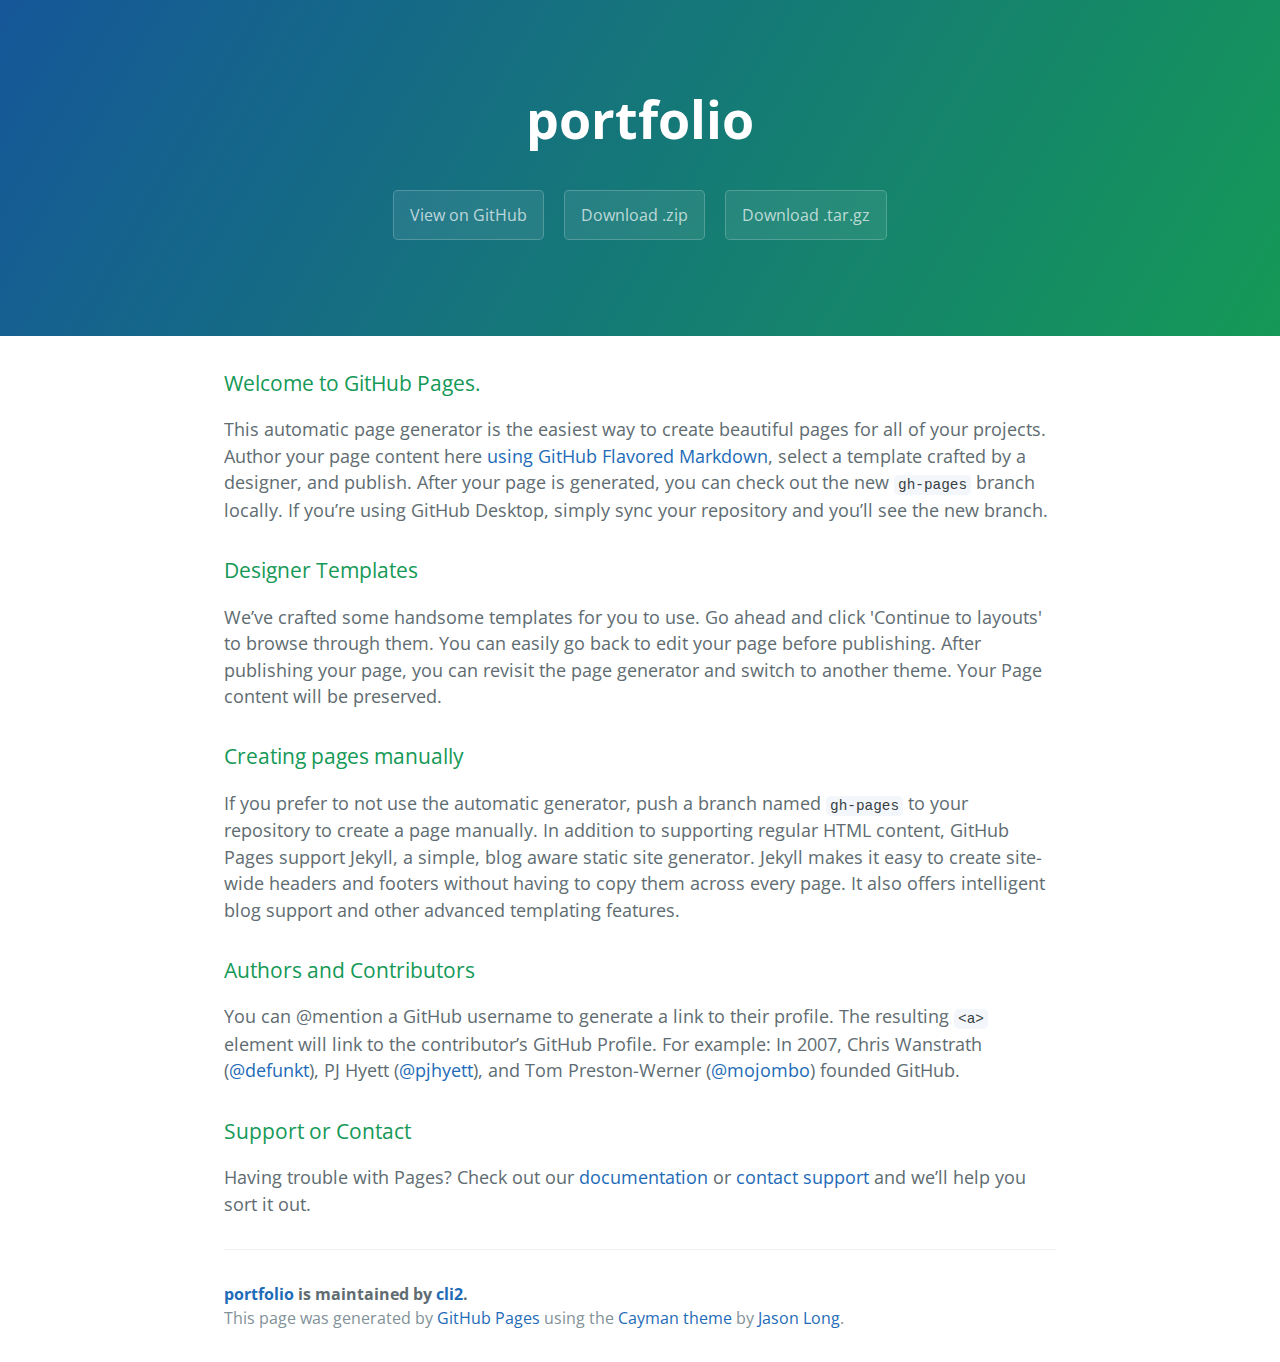
<file: index.html>
<!DOCTYPE html>
<html lang="en-us">
  <head>
    <meta charset="UTF-8">
    <title>portfolio by cli2</title>
    <meta name="viewport" content="width=device-width, initial-scale=1">
    <link rel="stylesheet" type="text/css" href="stylesheets/normalize.css" media="screen">
    <link href='https://fonts.googleapis.com/css?family=Open+Sans:400,700' rel='stylesheet' type='text/css'>
    <link rel="stylesheet" type="text/css" href="stylesheets/stylesheet.css" media="screen">
    <link rel="stylesheet" type="text/css" href="stylesheets/github-light.css" media="screen">
  </head>
  <body>
    <section class="page-header">
      <h1 class="project-name">portfolio</h1>
      <h2 class="project-tagline"></h2>
      <a href="https://github.com/cli2/SI539_portfolio" class="btn">View on GitHub</a>
      <a href="https://github.com/cli2/SI539_portfolio/zipball/master" class="btn">Download .zip</a>
      <a href="https://github.com/cli2/SI539_portfolio/tarball/master" class="btn">Download .tar.gz</a>
    </section>

    <section class="main-content">
      <h3>
<a id="welcome-to-github-pages" class="anchor" href="#welcome-to-github-pages" aria-hidden="true"><span aria-hidden="true" class="octicon octicon-link"></span></a>Welcome to GitHub Pages.</h3>

<p>This automatic page generator is the easiest way to create beautiful pages for all of your projects. Author your page content here <a href="https://guides.github.com/features/mastering-markdown/">using GitHub Flavored Markdown</a>, select a template crafted by a designer, and publish. After your page is generated, you can check out the new <code>gh-pages</code> branch locally. If you’re using GitHub Desktop, simply sync your repository and you’ll see the new branch.</p>

<h3>
<a id="designer-templates" class="anchor" href="#designer-templates" aria-hidden="true"><span aria-hidden="true" class="octicon octicon-link"></span></a>Designer Templates</h3>

<p>We’ve crafted some handsome templates for you to use. Go ahead and click 'Continue to layouts' to browse through them. You can easily go back to edit your page before publishing. After publishing your page, you can revisit the page generator and switch to another theme. Your Page content will be preserved.</p>

<h3>
<a id="creating-pages-manually" class="anchor" href="#creating-pages-manually" aria-hidden="true"><span aria-hidden="true" class="octicon octicon-link"></span></a>Creating pages manually</h3>

<p>If you prefer to not use the automatic generator, push a branch named <code>gh-pages</code> to your repository to create a page manually. In addition to supporting regular HTML content, GitHub Pages support Jekyll, a simple, blog aware static site generator. Jekyll makes it easy to create site-wide headers and footers without having to copy them across every page. It also offers intelligent blog support and other advanced templating features.</p>

<h3>
<a id="authors-and-contributors" class="anchor" href="#authors-and-contributors" aria-hidden="true"><span aria-hidden="true" class="octicon octicon-link"></span></a>Authors and Contributors</h3>

<p>You can @mention a GitHub username to generate a link to their profile. The resulting <code>&lt;a&gt;</code> element will link to the contributor’s GitHub Profile. For example: In 2007, Chris Wanstrath (<a href="https://github.com/defunkt" class="user-mention">@defunkt</a>), PJ Hyett (<a href="https://github.com/pjhyett" class="user-mention">@pjhyett</a>), and Tom Preston-Werner (<a href="https://github.com/mojombo" class="user-mention">@mojombo</a>) founded GitHub.</p>

<h3>
<a id="support-or-contact" class="anchor" href="#support-or-contact" aria-hidden="true"><span aria-hidden="true" class="octicon octicon-link"></span></a>Support or Contact</h3>

<p>Having trouble with Pages? Check out our <a href="https://help.github.com/pages">documentation</a> or <a href="https://github.com/contact">contact support</a> and we’ll help you sort it out.</p>

      <footer class="site-footer">
        <span class="site-footer-owner"><a href="https://github.com/cli2/SI539_portfolio">portfolio</a> is maintained by <a href="https://github.com/cli2">cli2</a>.</span>

        <span class="site-footer-credits">This page was generated by <a href="https://pages.github.com">GitHub Pages</a> using the <a href="https://github.com/jasonlong/cayman-theme">Cayman theme</a> by <a href="https://twitter.com/jasonlong">Jason Long</a>.</span>
      </footer>

    </section>

  
  </body>
</html>
</file>
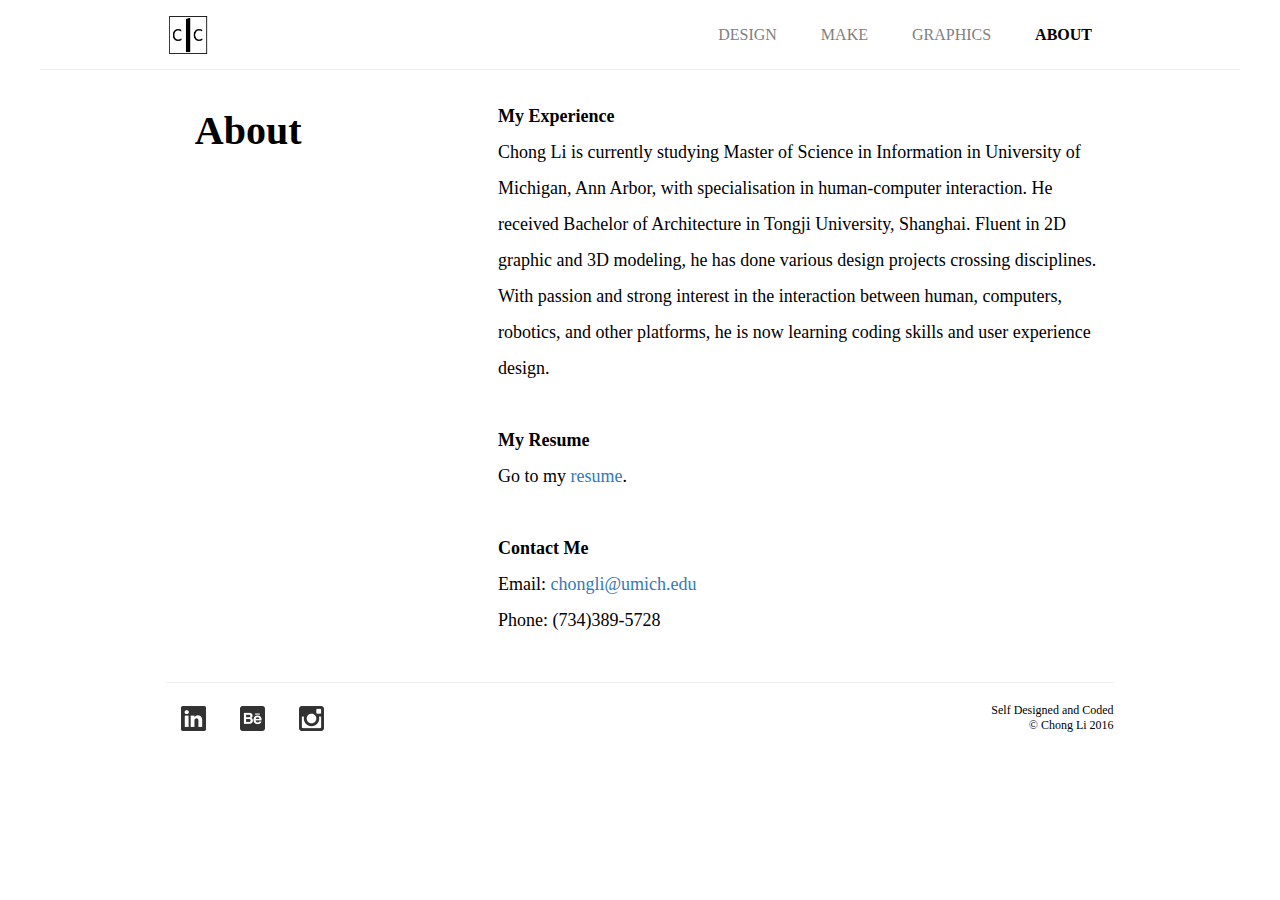
<file: about.html>
<!DOCTYPE html>
<html>
  <head>
    <meta charset="utf-8">
    <title>About</title>
    <link rel="shortcut icon" href="p_image/logo.png">

    <script src='p_js/jquery-3.1.1.min.js'></script>
    <script src='p_js/js.js'></script>
    <meta name="viewport" content="width=device-width, height=device-height, initial-scale=1">
    <link rel="stylesheet" href="p_css/style.css" media="screen" title="no title">
    <link rel="stylesheet" href="p_css/bootstrap.css" media="screen" title="no title">
    <!-- <link rel="stylesheet" href="https://maxcdn.bootstrapcdn.com/bootstrap/3.3.7/css/bootstrap.min.css" integrity="sha384-BVYiiSIFeK1dGmJRAkycuHAHRg32OmUcww7on3RYdg4Va+PmSTsz/K68vbdEjh4u" crossorigin="anonymous"> -->
  </head>
  <body>
    <header class='nav-down'>
      <a href="index.html">
        <img class='logo_img' src="p_image/logo.png" alt="logo of Chong Li" />
      </a>
      <nav class="nav nav_bread">
        <a href="#"><img  class="bread_img" onclick="show_nav()" src="p_image/bread.png" alt="nav bread icon" /></a>
      </nav>
      <nav class="nav">
        <ul>
          <li><a href="design.html">design</a></li>
          <li><a href="make.html">make</a></li>
          <li><a href="graphics.html">graphics</a></li>
          <li><a href="about.html" class='bold'>about</a></li>
        </ul>
      </nav>
    </header>
    <div class="full" id='full' onclick='show_page()'>
      <ul>
        <li><a href="design.html">design</a></li>
        <li><a href="make.html">make</a></li>
        <li><a href="graphics.html">graphics</a></li>
        <li><a href="about.html">about</a></li>
      </ul>
    </div>
    <section class="page_des clearfix">
      <h1>About</h1>
      <p>
        <b>My Experience</b><br>
        Chong Li is currently studying Master of Science in Information in University of Michigan, Ann Arbor, with specialisation in human-computer interaction.
        He received Bachelor of Architecture in Tongji University, Shanghai. Fluent in 2D graphic and 3D modeling, he has done various design projects crossing disciplines.
        With passion and strong interest in the interaction between human, computers, robotics, and other platforms, he is now learning coding skills and user experience design.
      </p>
      <p>
        <b>My Resume</b>
        <br>Go to my <a href="p_image/Chong-Li-Resume.pdf" target="_blank">resume</a>.
      </p>
      <p>
        <b>Contact Me</b><br>
        Email: <a href="mailto:chongli@umich.edu">chongli@umich.edu</a><br>
        Phone: (734)389-5728
      </p>
    </section>
    <!-- <section>
        <button type="button" name="button"><a href="p_image/Chong-Li-Resume.pdf" target="_blank">View my resume</a></button>
    </section> -->

    <footer>
      <hr>
      <a href="https://www.linkedin.com/in/jonlichong" target="_blank">
        <img class='footer_img' src="p_image/linkedin.png" alt="linkedin of Chong Li" />
      </a>
      <a href="https://www.behance.net/catacil" target="_blank">
        <img class='footer_img' src="p_image/behance.png" alt="behance of Chong Li" />
      </a>
      <a href="https://www.instagram.com/catacil/" target="_blank">
        <img class='footer_img' src="p_image/instagram.png" alt="instagram of Chong Li" />
      </a>
      <p class="copyright">
        Self Designed and Coded <br>
        &copy;&nbsp;Chong Li 2016
      </p>
    </footer>
  </body>
</html>
</file>
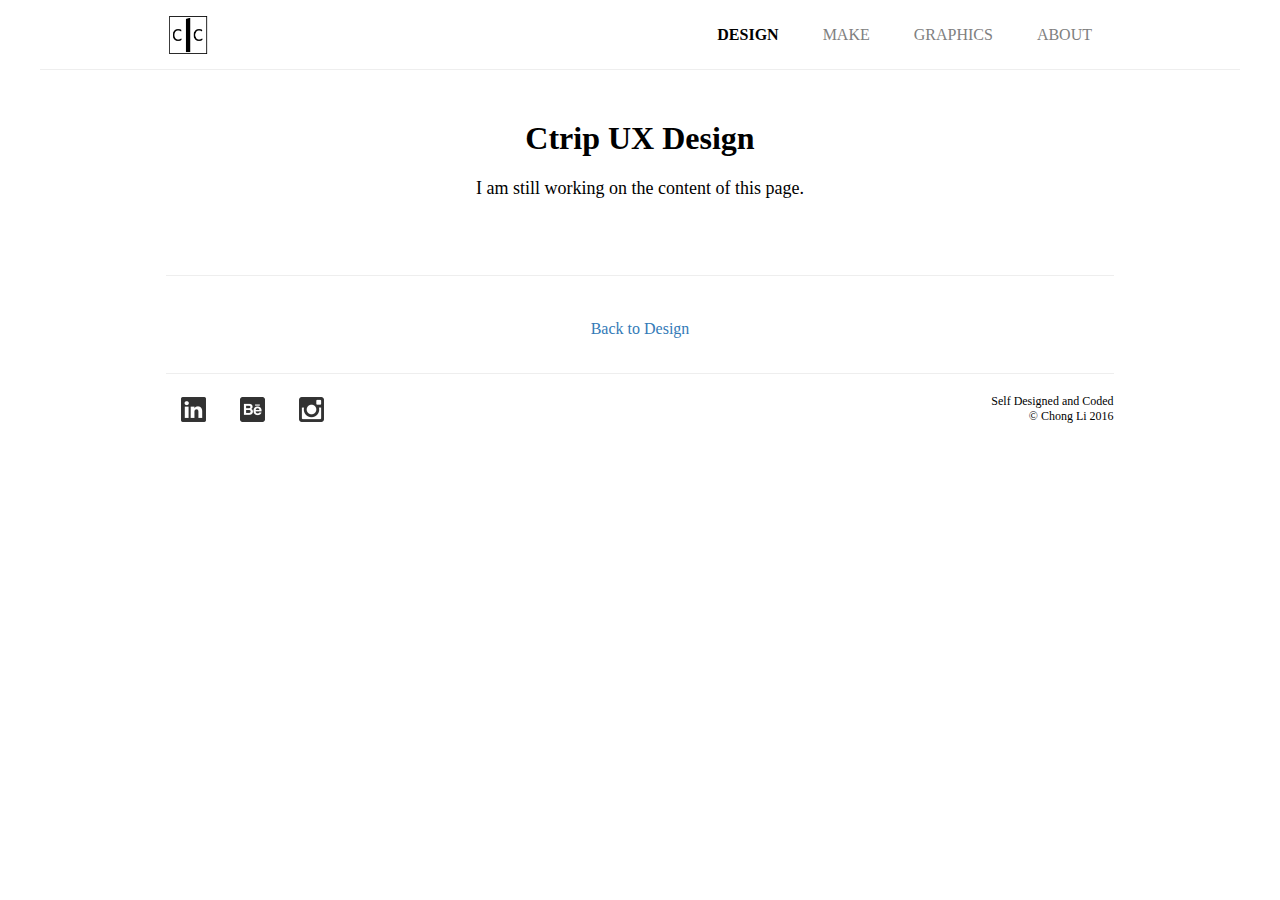
<file: ctrip.html>
<!DOCTYPE html>
<html>
  <head>
    <meta charset="utf-8">
    <title>Ctrip UX Design</title>
    <link rel="shortcut icon" href="p_image/logo.png">
    <script src='p_js/js.js'></script>
    <script src='p_js/jquery-3.1.1.min.js'></script>
    <meta name="viewport" content="width=device-width, initial-scale=1">
    <link rel="stylesheet" href="p_css/style.css" media="screen" title="no title">
    <link rel="stylesheet" href="p_css/bootstrap.css" media="screen" title="no title">
    <!-- <link rel="stylesheet" href="https://maxcdn.bootstrapcdn.com/bootstrap/3.3.7/css/bootstrap.min.css" integrity="sha384-BVYiiSIFeK1dGmJRAkycuHAHRg32OmUcww7on3RYdg4Va+PmSTsz/K68vbdEjh4u" crossorigin="anonymous"> -->
  </head>
  <body>
    <header class='nav-down'>
      <a href="index.html">
        <img class='logo_img' src="p_image/logo.png" alt="logo of Chong Li" />
      </a>
      <nav class="nav nav_bread">
        <a href="#"><img  class="bread_img" onclick="show_nav()" src="p_image/bread.png" alt="nav bread icon" /></a>
      </nav>
      <nav class="nav">
        <ul>
          <li><a href="design.html"  class='bold'>design</a></li>
          <li><a href="make.html">make</a></li>
          <li><a href="graphics.html">graphics</a></li>
          <li><a href="about.html">about</a></li>
        </ul>
      </nav>
    </header>
    <div class="full" id='full' onclick='show_page()'>
      <ul>
        <li><a href="design.html">design</a></li>
        <li><a href="make.html">make</a></li>
        <li><a href="graphics.html">graphics</a></li>
        <li><a href="about.html">about</a></li>
      </ul>
    </div>

    <section class="project clearfix">
      <h1>Ctrip UX Design</h1>
      <p>
        I am still working on the content of this page.<br>
      </p>
    </section>

    <section class="back_main">
      <h2>bottom navigation</h2>
      <hr>
      <a href="design.html">Back to Design</a>
    </section>
    <footer>
      <hr>
      <a href="https://www.linkedin.com/in/jonlichong" target="_blank">
        <img class='footer_img' src="p_image/linkedin.png" alt="linkedin of Chong Li" />
      </a>
      <a href="https://www.behance.net/catacil" target="_blank">
        <img class='footer_img' src="p_image/behance.png" alt="behance of Chong Li" />
      </a>
      <a href="https://www.instagram.com/catacil/" target="_blank">
        <img class='footer_img' src="p_image/instagram.png" alt="instagram of Chong Li" />
      </a>
      <p class="copyright">
        Self Designed and Coded <br>
        &copy;&nbsp;Chong Li 2016
      </p>
    </footer>
  </body>
</html>
</file>
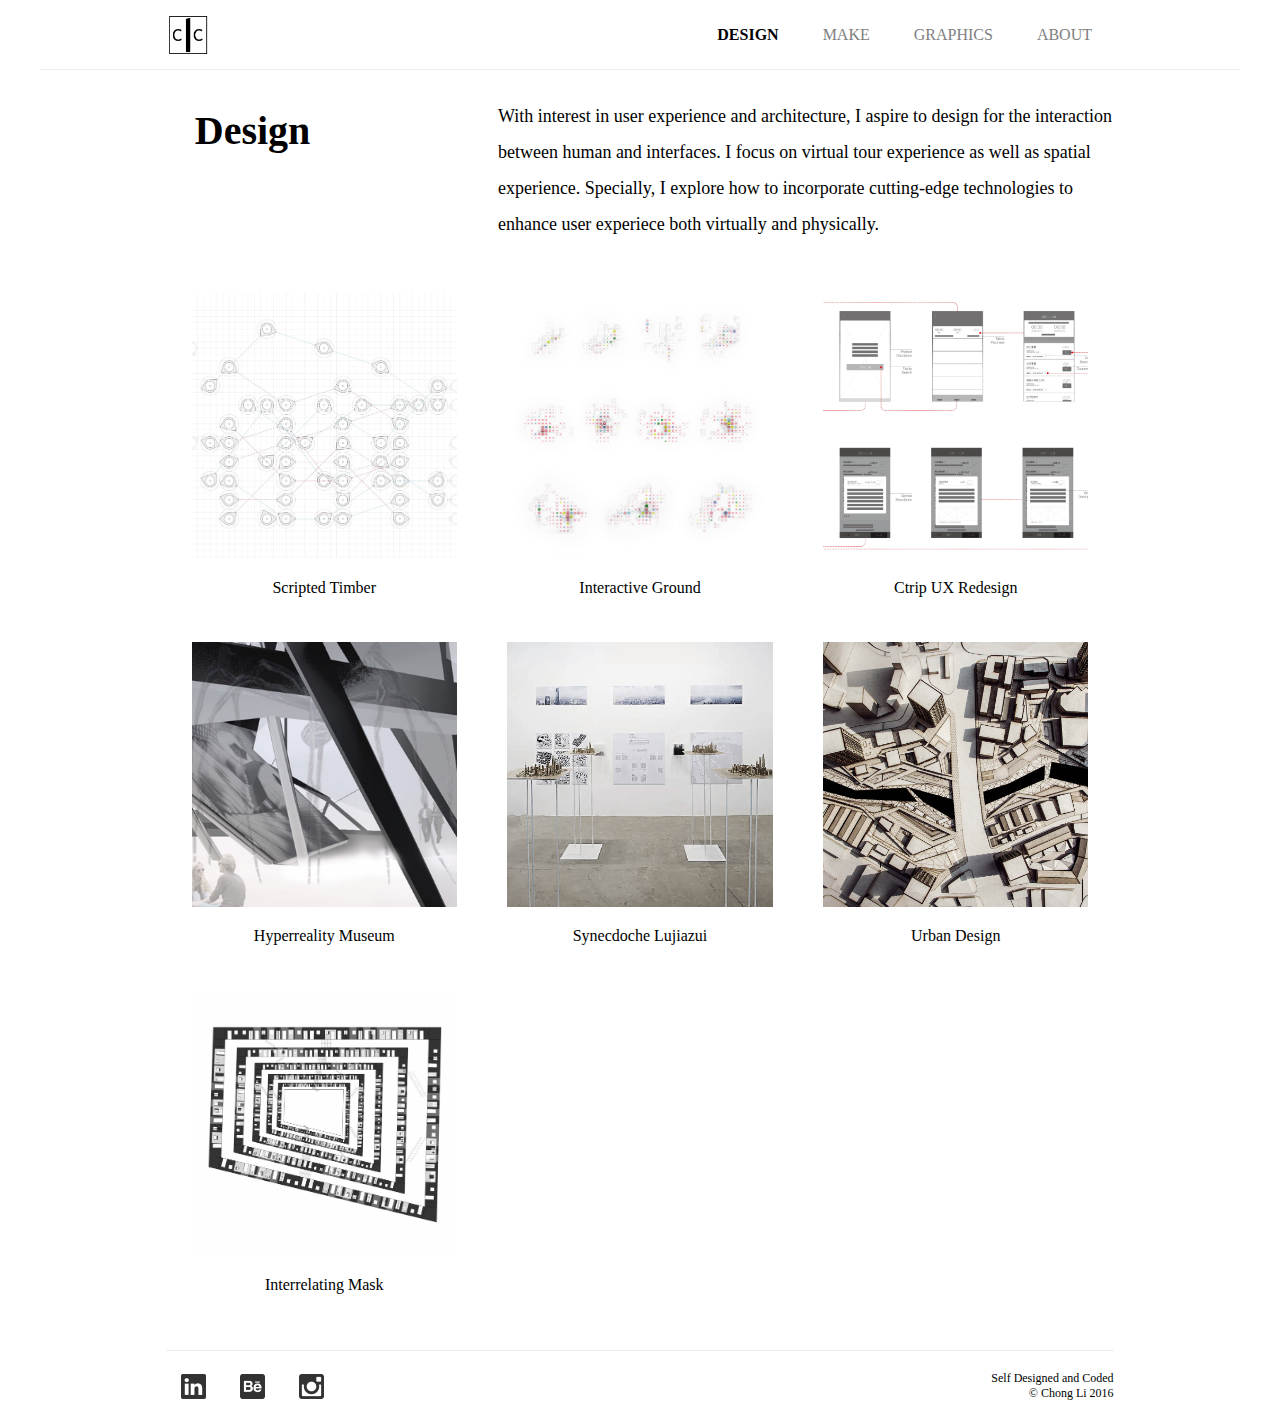
<file: design.html>
<!DOCTYPE html>
<html>
  <head>
    <meta charset="utf-8">
    <title>Design</title>
    <link rel="shortcut icon" href="p_image/logo.png">

    <script src='p_js/jquery-3.1.1.min.js'></script>
    <script src='p_js/js.js'></script>
    <meta name="viewport" content="width=device-width, initial-scale=1">
    <link rel="stylesheet" href="p_css/style.css" media="screen" title="no title">
    <link rel="stylesheet" href="p_css/bootstrap.css" media="screen" title="no title">
    <!-- <link rel="stylesheet" href="https://maxcdn.bootstrapcdn.com/bootstrap/3.3.7/css/bootstrap.min.css" integrity="sha384-BVYiiSIFeK1dGmJRAkycuHAHRg32OmUcww7on3RYdg4Va+PmSTsz/K68vbdEjh4u" crossorigin="anonymous"> -->
  </head>
  <header class='nav-down'>
    <a href="index.html">
      <img class='logo_img' src="p_image/logo.png" alt="logo of Chong Li" />
    </a>
    <nav class="nav nav_bread">
      <a href="#"><img  class="bread_img" onclick="show_nav()" src="p_image/bread.png" alt="nav bread icon" /></a>
    </nav>
    <nav class="nav">
      <ul>
        <li><a href="design.html" class='bold'>design</a></li>
        <li><a href="make.html">make</a></li>
        <li><a href="graphics.html">graphics</a></li>
        <li><a href="about.html">about</a></li>
      </ul>
    </nav>
  </header>
  <div class="full" id='full' onclick='show_page()'>
    <ul>
      <li><a href="design.html">design</a></li>
      <li><a href="make.html">make</a></li>
      <li><a href="graphics.html">graphics</a></li>
      <li><a href="about.html">about</a></li>
    </ul>
  </div>
    <section class="page_des clearfix">
      <h1>Design</h1>
      <p>
        With interest in user experience and architecture, I aspire to design for the interaction between human and interfaces.
        I focus on virtual tour experience as well as spatial experience.
        Specially, I explore how to incorporate cutting-edge technologies to enhance user experiece both virtually and physically.
      </p>
    </section>
    <section class="clearfix">
      <h2>My design works</h2>
      <div class="col-lg-4 col-md-6 col-sm-12 col-xs-12 cover">
        <a href="timber.html">
          <img src="p_image/p_cover/timber.jpg" class="img-responsive" alt="" />
          <p class='cover_title'>
            Scripted Timber
          </p>
          <p class='cover_des'>
            Interactive Platform<br>Fabrication
          </p>
        </a>
      </div>
      <div class="col-lg-4 col-md-6 col-sm-12 col-xs-12 cover">
        <a href="lighting.html">
          <img src="p_image/p_cover/lighting.jpg" class="img-responsive" alt="" />
          <p class='cover_title'>
            Interactive Ground
          </p>
          <p class='cover_des'>
            Interactive Installation<br>Handcraft
          </p>
        </a>
      </div>
      <div class="col-lg-4 col-md-6 col-sm-12 col-xs-12 cover">
        <a href="ctrip.html">
          <img src="p_image/p_cover/ctrip.jpg"  class="img-responsive" alt="Ctrip UX Redesign" />
        <p class='cover_title'>
          Ctrip UX Redesign
        </p>
        <p class='cover_des'>
          UX Design<br>Competitor Studies
        </p>
      </a>
      </div>
      <div class="col-lg-4 col-md-6 col-sm-12 col-xs-12 cover">
        <a href="museum.html">
          <img src="p_image/p_cover/museum.jpg"  class="img-responsive" alt="Hyperreality Museum" />
        <p class='cover_title'>
          Hyperreality Museum
        </p>
        <p class='cover_des'>
          Architecture Design<br>VR AR Experience
        </p>
      </a>
      </div>
      <div class="col-lg-4 col-md-6 col-sm-12 col-xs-12 cover">
        <a href="lujiazui.html">
          <img src="p_image/p_cover/lujiazui.jpg" class="img-responsive" alt="Synecdoche Lujiazui" />
          <p class='cover_title'>
            Synecdoche Lujiazui
          </p>
          <p class='cover_des'>
            Urban research<br>Exhibition
          </p>
        </a>
      </div>

      <div class="col-lg-4 col-md-6 col-sm-12 col-xs-12 cover">
        <a href="urbandesign.html">
          <img src="p_image/p_cover/urbandesign.jpg"  class="img-responsive" alt="Urban Design" />
        <p class='cover_title'>
          Urban Design
        </p>
        <p class='cover_des'>
          Interactive Urban Interface<br>Urban Research
        </p>
        </a>
      </div>
      <div class="col-lg-4 col-md-6 col-sm-12 col-xs-12 cover">
        <a href="mask.html">
          <img src="p_image/p_cover/mask.jpg"  class="img-responsive" alt="Interrelating Mask" />
        <p class='cover_title'>
          Interrelating Mask
        </p>
        <p class='cover_des'>
          Architecture Design<br>Interactive Facade
        </p>
      </a>
      </div>

    </section>

    <footer>
      <hr>
      <a href="https://www.linkedin.com/in/jonlichong" target="_blank">
        <img class='footer_img' src="p_image/linkedin.png" alt="linkedin of Chong Li" />
      </a>
      <a href="https://www.behance.net/catacil" target="_blank">
        <img class='footer_img' src="p_image/behance.png" alt="behance of Chong Li" />
      </a>
      <a href="https://www.instagram.com/catacil/" target="_blank">
        <img class='footer_img' src="p_image/instagram.png" alt="instagram of Chong Li" />
      </a>
      <p class="copyright">
        Self Designed and Coded <br>
        &copy;&nbsp;Chong Li 2016
      </p>
    </footer>
  </body>
</html>
</file>
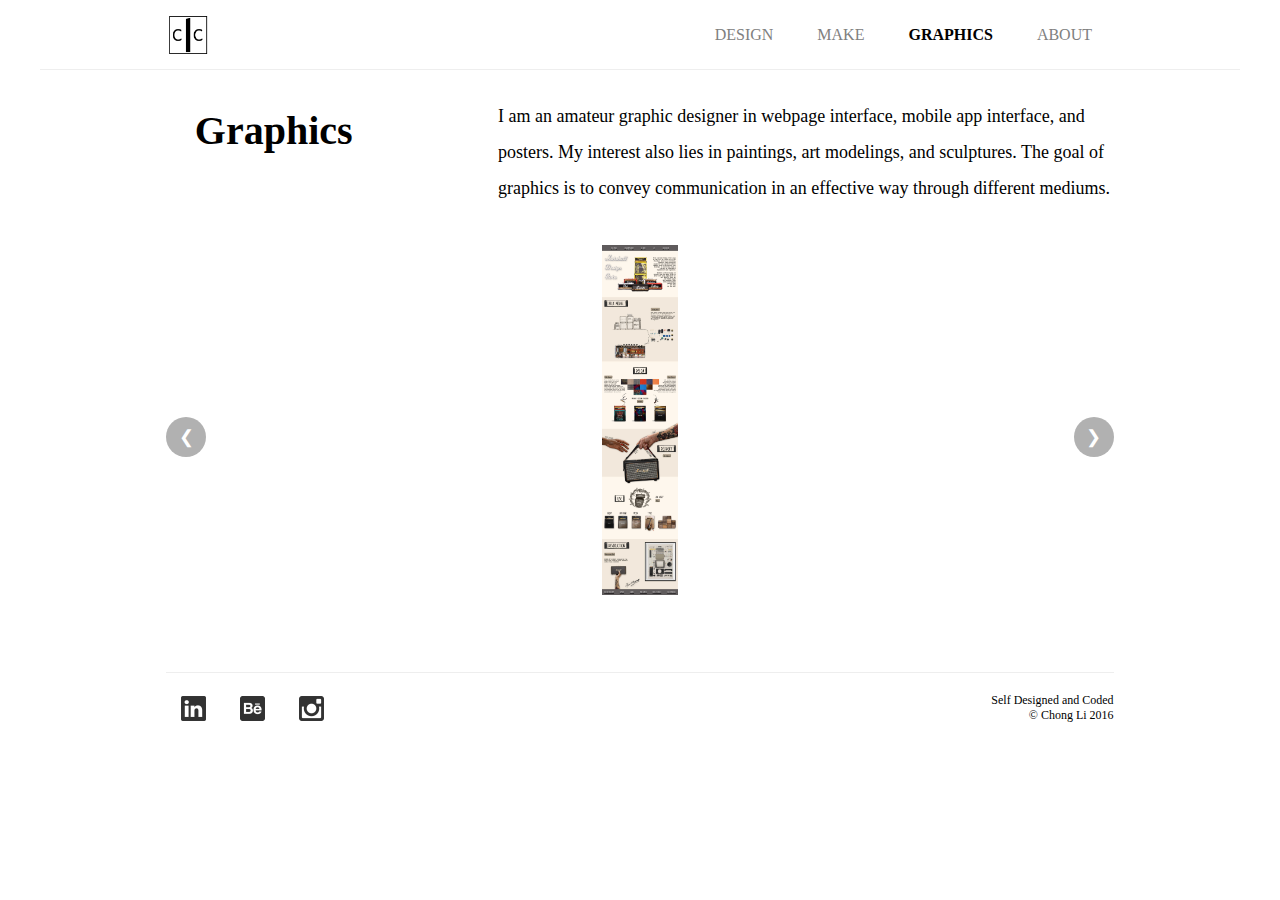
<file: graphics.html>
<!DOCTYPE html>
<html>
  <head>
    <meta charset="utf-8">
    <title>Graphics</title>
    <link rel="shortcut icon" href="p_image/logo.png">
    <script src='p_js/jquery-3.1.1.min.js'></script>
    <script src='p_js/js.js'></script>
    <meta name="viewport" content="width=device-width, initial-scale=1">
    <link rel="stylesheet" href="p_css/style.css" media="screen" title="no title">
    <link rel="stylesheet" href="p_css/bootstrap.css" media="screen" title="no title">
    <!-- <link rel="stylesheet" href="https://maxcdn.bootstrapcdn.com/bootstrap/3.3.7/css/bootstrap.min.css" integrity="sha384-BVYiiSIFeK1dGmJRAkycuHAHRg32OmUcww7on3RYdg4Va+PmSTsz/K68vbdEjh4u" crossorigin="anonymous"> -->
  </head>
  <body>
    <header class='nav-down'>
      <a href="index.html">
        <img class='logo_img' src="p_image/logo.png" alt="logo of Chong Li" />
      </a>
      <nav class="nav nav_bread">
        <a href="#"><img  class="bread_img" onclick="show_nav()" src="p_image/bread.png" alt="nav bread icon" /></a>
      </nav>
      <nav class="nav">
        <ul>
          <li><a href="design.html">design</a></li>
          <li><a href="make.html">make</a></li>
          <li><a href="graphics.html"  class='bold'>graphics</a></li>
          <li><a href="about.html">about</a></li>
        </ul>
      </nav>
    </header>
    <div class="full" id='full' onclick='show_page()'>
      <ul>
        <li><a href="design.html">design</a></li>
        <li><a href="make.html">make</a></li>
        <li><a href="graphics.html">graphics</a></li>
        <li><a href="about.html">about</a></li>
      </ul>
    </div>
    <section class="page_des clearfix">
      <h1>Graphics</h1>
      <p>
        I am an amateur graphic designer in webpage interface, mobile app interface, and posters.
        My interest also lies in paintings, art modelings, and sculptures.
        The goal of graphics is to convey communication in an effective way through different mediums.
      </p>
    </section>

    <section>
      <h2>My graphic works</h2>
      <div class="content clearfix">
        <div class="slide content">
          <a href="#img1" class='p-cover'><img src="p_image/p_graphics/web_amp.jpg" alt="webpage"></a>
          <p>
            Webpage design for Marshall amplifier.
          </p>
          <a href="#" class='lightbox' id='img1'><img src="p_image/p_graphics/web_amp.jpg" alt="webpage"></a>
        </div>
        <div class="slide content">
          <a href="#img2" class='p-cover'><img src="p_image/p_graphics/product_amp.jpg" alt="product"></a>
          <p>
            Product design for Marshall amplifier.
          </p>
          <a href="#" class='lightbox' id='img2'><img src="p_image/p_graphics/product_amp.jpg" alt="product"></a>
        </div>
        <div class="slide content">
          <a href="#img3" class='p-cover'><img src="p_image/p_graphics/poster.jpg" alt="hospital poster"></a>
          <p>
            Poster design for recruiting hospital volunteers.
          </p>
          <a href="#" class='lightbox' id='img3'><img src="p_image/p_graphics/poster.jpg" alt="hospital poster"></a>
        </div>
        <div class="slide content">
          <a href="#img4" class='p-cover'><img src="p_image/p_graphics/postcard.jpg" alt="hospital post card"></a>
          <p>
            Postcard design for recruiting hospital volunteers.
          </p>
          <a href="#" class='lightbox' id='img4'><img src="p_image/p_graphics/postcard.jpg" alt="hospital post card"></a>
        </div>
        <!-- <img class="slide" src="p_image/p_graphics/web_amp.jpg" alt="webpage">
        <img class="slide" src="p_image/p_graphics/product_amp.jpg" alt="product"> -->

        <a class="floating displayleft" onclick="plusDivs(-1)">&#10094;</a>
        <a class="floating displayright" onclick="plusDivs(1)">&#10095;</a>
      </div>

      <script>
      var slideIndex = 1;
      showDivs(slideIndex);

      function plusDivs(n) {
        showDivs(slideIndex += n);
      }

      function showDivs(n) {
        var i;
        var x = document.getElementsByClassName("slide");
        if (n > x.length) {slideIndex = 1}
        if (n < 1) {slideIndex = x.length}
        for (i = 0; i < x.length; i++) {
           x[i].style.display = "none";
        }
        x[slideIndex-1].style.display = "block";
      }
      </script>
    </section>

    <footer id='graphic_footer'>
      <hr>
      <a href="https://www.linkedin.com/in/jonlichong" target="_blank">
        <img class='footer_img' src="p_image/linkedin.png" alt="linkedin of Chong Li" />
      </a>
      <a href="https://www.behance.net/catacil" target="_blank">
        <img class='footer_img' src="p_image/behance.png" alt="behance of Chong Li" />
      </a>
      <a href="https://www.instagram.com/catacil/" target="_blank">
        <img class='footer_img' src="p_image/instagram.png" alt="instagram of Chong Li" />
      </a>
      <p class="copyright">
        Self Designed and Coded <br>
        &copy;&nbsp;Chong Li 2016
      </p>
    </footer>
  </body>
</html>
</file>
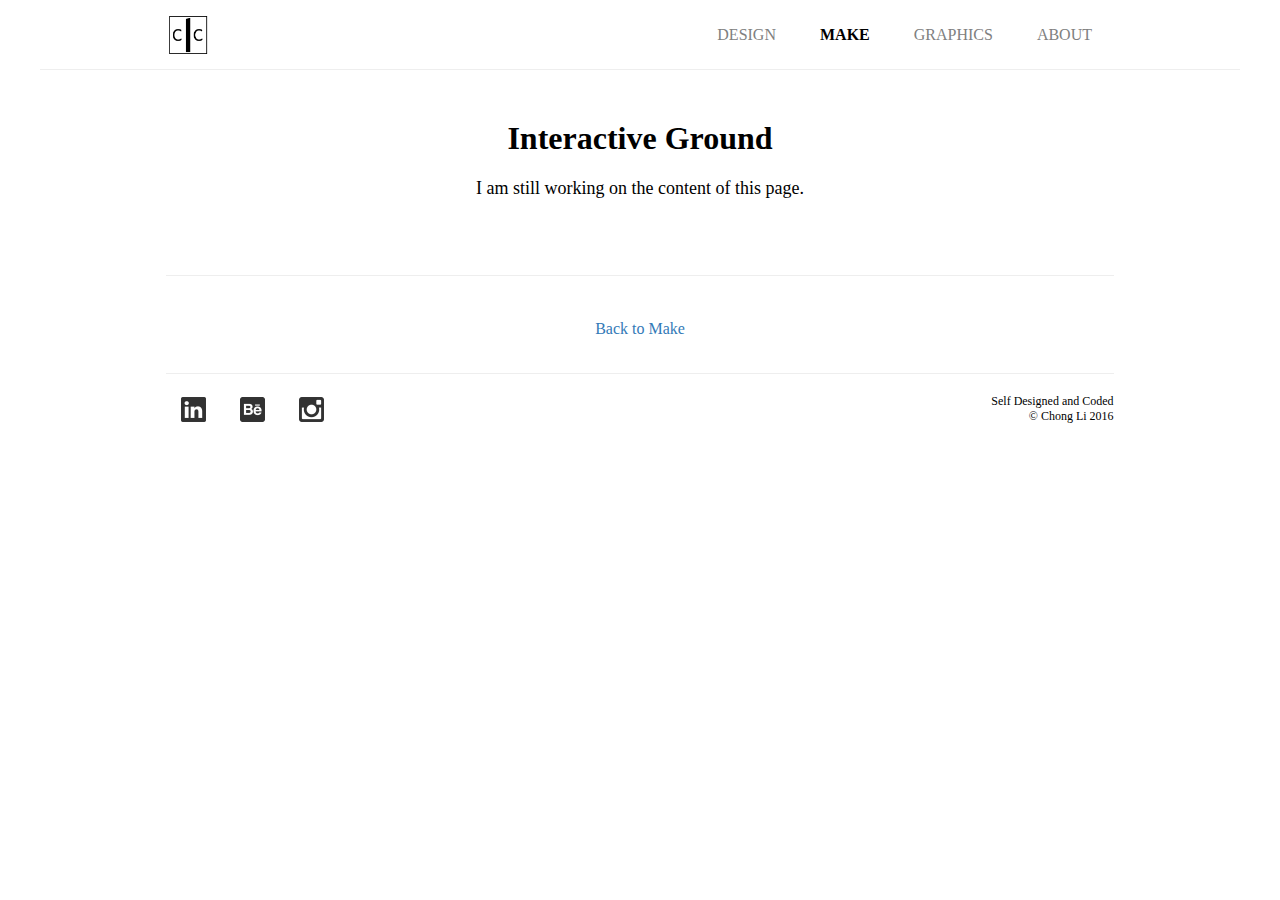
<file: lighting-m.html>
<!DOCTYPE html>
<html>
  <head>
    <meta charset="utf-8">
    <title>Interactive Ground</title>
    <link rel="shortcut icon" href="p_image/logo.png">
    <script src='p_js/js.js'></script>
    <script src='p_js/jquery-3.1.1.min.js'></script>
    <meta name="viewport" content="width=device-width, initial-scale=1">
    <link rel="stylesheet" href="p_css/style.css" media="screen" title="no title">
    <link rel="stylesheet" href="p_css/bootstrap.css" media="screen" title="no title">
    <!-- <link rel="stylesheet" href="https://maxcdn.bootstrapcdn.com/bootstrap/3.3.7/css/bootstrap.min.css" integrity="sha384-BVYiiSIFeK1dGmJRAkycuHAHRg32OmUcww7on3RYdg4Va+PmSTsz/K68vbdEjh4u" crossorigin="anonymous"> -->
  </head>
  <body>
    <header class='nav-down'>
      <a href="index.html">
        <img class='logo_img' src="p_image/logo.png" alt="logo of Chong Li" />
      </a>
      <nav class="nav nav_bread">
        <a href="#"><img  class="bread_img" onclick="show_nav()" src="p_image/bread.png" alt="nav bread icon" /></a>
      </nav>
      <nav class="nav">
        <ul>
          <li><a href="design.html">design</a></li>
          <li><a href="make.html" class='bold'>make</a></li>
          <li><a href="graphics.html">graphics</a></li>
          <li><a href="about.html">about</a></li>
        </ul>
      </nav>
    </header>
    <div class="full" id='full' onclick='show_page()'>
      <ul>
        <li><a href="design.html">design</a></li>
        <li><a href="make.html">make</a></li>
        <li><a href="graphics.html">graphics</a></li>
        <li><a href="about.html">about</a></li>
      </ul>
    </div>

    <section class="project clearfix">
      <h1>Interactive Ground</h1>
      <p>
        I am still working on the content of this page.<br>
      </p>
    </section>

    <section class="back_main">
      <h2>bottom navigation</h2>
      <hr>
      <a href="make.html">Back to Make</a>
    </section>
    <footer>
      <hr>
      <a href="https://www.linkedin.com/in/jonlichong" target="_blank">
        <img class='footer_img' src="p_image/linkedin.png" alt="linkedin of Chong Li" />
      </a>
      <a href="https://www.behance.net/catacil" target="_blank">
        <img class='footer_img' src="p_image/behance.png" alt="behance of Chong Li" />
      </a>
      <a href="https://www.instagram.com/catacil/" target="_blank">
        <img class='footer_img' src="p_image/instagram.png" alt="instagram of Chong Li" />
      </a>
      <p class="copyright">
        Self Designed and Coded <br>
        &copy;&nbsp;Chong Li 2016
      </p>
    </footer>
  </body>
</html>
</file>
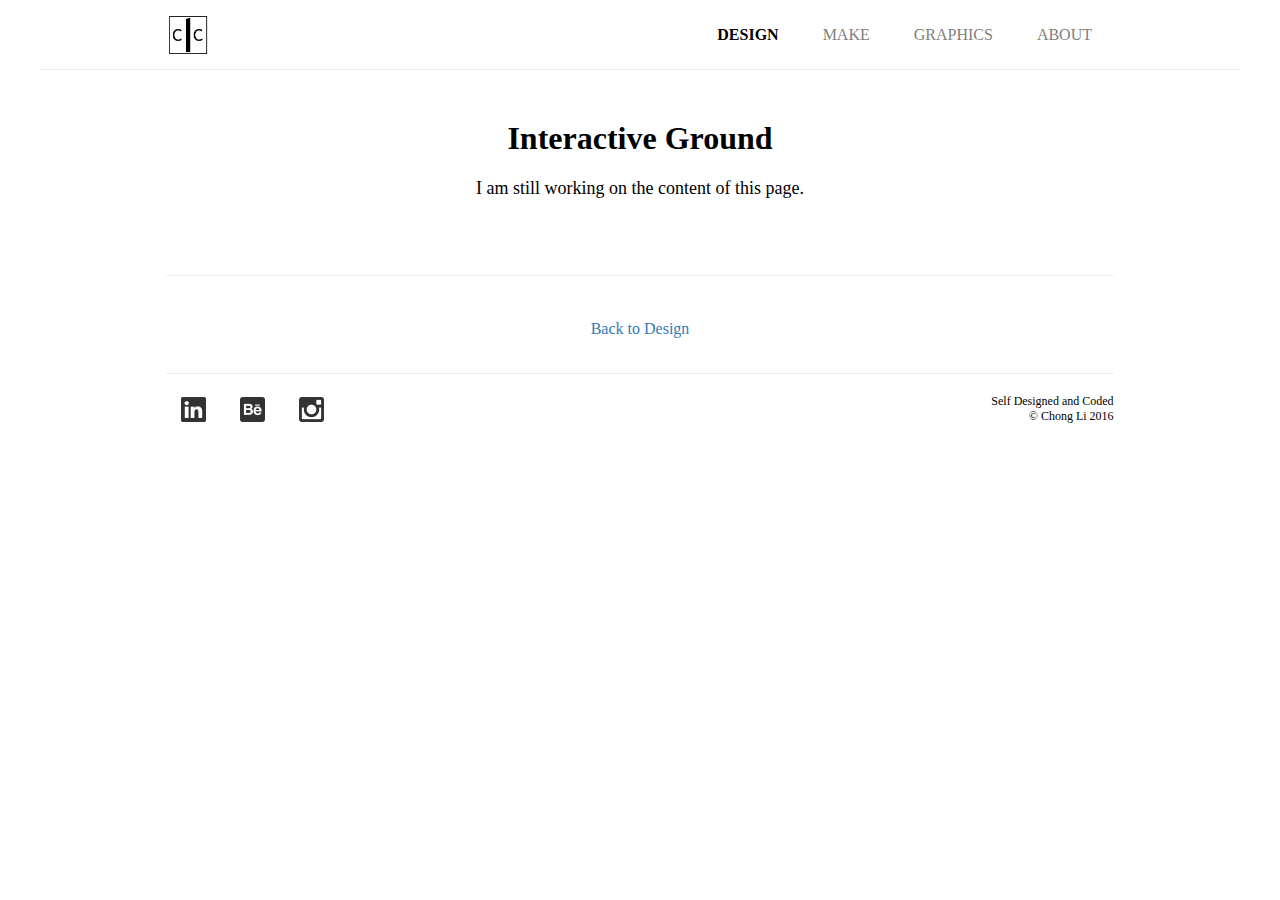
<file: lighting.html>
<!DOCTYPE html>
<html>
  <head>
    <meta charset="utf-8">
    <title>Interactive Ground</title>
    <link rel="shortcut icon" href="p_image/logo.png">
    <script src='p_js/js.js'></script>
    <script src='p_js/jquery-3.1.1.min.js'></script>
    <meta name="viewport" content="width=device-width, initial-scale=1">
    <link rel="stylesheet" href="p_css/style.css" media="screen" title="no title">
    <link rel="stylesheet" href="p_css/bootstrap.css" media="screen" title="no title">
    <!-- <link rel="stylesheet" href="https://maxcdn.bootstrapcdn.com/bootstrap/3.3.7/css/bootstrap.min.css" integrity="sha384-BVYiiSIFeK1dGmJRAkycuHAHRg32OmUcww7on3RYdg4Va+PmSTsz/K68vbdEjh4u" crossorigin="anonymous"> -->
  </head>
  <body>
    <header class='nav-down'>
      <a href="index.html">
        <img class='logo_img' src="p_image/logo.png" alt="logo of Chong Li" />
      </a>
      <nav class="nav nav_bread">
        <a href="#"><img  class="bread_img" onclick="show_nav()" src="p_image/bread.png" alt="nav bread icon" /></a>
      </nav>
      <nav class="nav">
        <ul>
          <li><a href="design.html"  class='bold'>design</a></li>
          <li><a href="make.html">make</a></li>
          <li><a href="graphics.html">graphics</a></li>
          <li><a href="about.html">about</a></li>
        </ul>
      </nav>
    </header>
    <div class="full" id='full' onclick='show_page()'>
      <ul>
        <li><a href="design.html">design</a></li>
        <li><a href="make.html">make</a></li>
        <li><a href="graphics.html">graphics</a></li>
        <li><a href="about.html">about</a></li>
      </ul>
    </div>

    <section class="project clearfix">
      <h1>Interactive Ground</h1>
      <p>
        I am still working on the content of this page.<br>
      </p>
    </section>

    <section class="back_main">
      <h2>bottom navigation</h2>
      <hr>
      <a href="design.html">Back to Design</a>
    </section>
    <footer>
      <hr>
      <a href="https://www.linkedin.com/in/jonlichong" target="_blank">
        <img class='footer_img' src="p_image/linkedin.png" alt="linkedin of Chong Li" />
      </a>
      <a href="https://www.behance.net/catacil" target="_blank">
        <img class='footer_img' src="p_image/behance.png" alt="behance of Chong Li" />
      </a>
      <a href="https://www.instagram.com/catacil/" target="_blank">
        <img class='footer_img' src="p_image/instagram.png" alt="instagram of Chong Li" />
      </a>
      <p class="copyright">
        Self Designed and Coded <br>
        &copy;&nbsp;Chong Li 2016
      </p>
    </footer>
  </body>
</html>
</file>
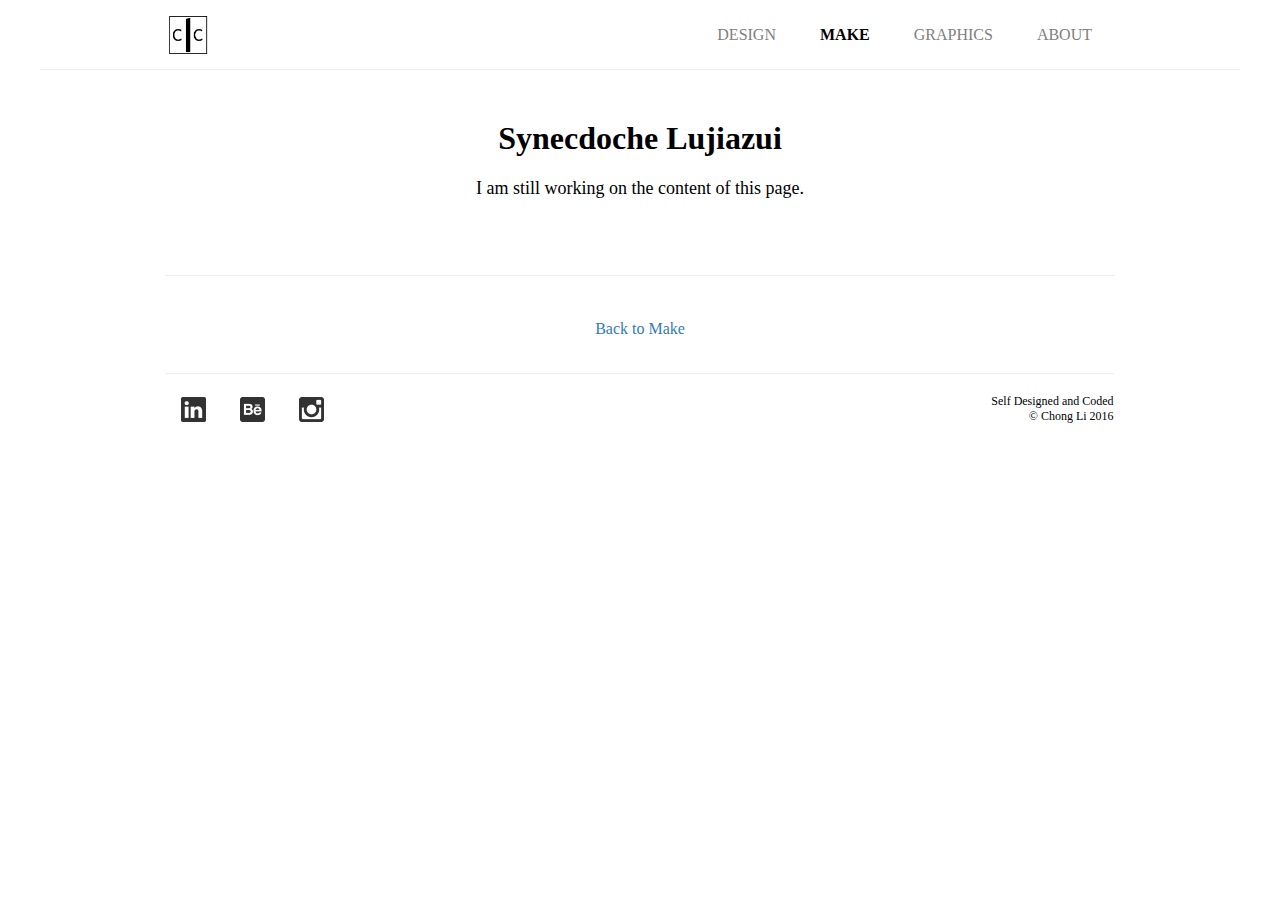
<file: lujiazui-m.html>
<!DOCTYPE html>
<html>
  <head>
    <meta charset="utf-8">
    <title>Synecdoche Lujiazui</title>
    <link rel="shortcut icon" href="p_image/logo.png">
    <script src='p_js/js.js'></script>
    <script src='p_js/jquery-3.1.1.min.js'></script>
    <meta name="viewport" content="width=device-width, initial-scale=1">
    <link rel="stylesheet" href="p_css/style.css" media="screen" title="no title">
    <link rel="stylesheet" href="p_css/bootstrap.css" media="screen" title="no title">
    <!-- <link rel="stylesheet" href="https://maxcdn.bootstrapcdn.com/bootstrap/3.3.7/css/bootstrap.min.css" integrity="sha384-BVYiiSIFeK1dGmJRAkycuHAHRg32OmUcww7on3RYdg4Va+PmSTsz/K68vbdEjh4u" crossorigin="anonymous"> -->
  </head>
  <body>
    <header class='nav-down'>
      <a href="index.html">
        <img class='logo_img' src="p_image/logo.png" alt="logo of Chong Li" />
      </a>
      <nav class="nav nav_bread">
        <a href="#"><img  class="bread_img" onclick="show_nav()" src="p_image/bread.png" alt="nav bread icon" /></a>
      </nav>
      <nav class="nav">
        <ul>
          <li><a href="design.html">design</a></li>
          <li><a href="make.html" class='bold'>make</a></li>
          <li><a href="graphics.html">graphics</a></li>
          <li><a href="about.html">about</a></li>
        </ul>
      </nav>
    </header>
    <div class="full" id='full' onclick='show_page()'>
      <ul>
        <li><a href="design.html">design</a></li>
        <li><a href="make.html">make</a></li>
        <li><a href="graphics.html">graphics</a></li>
        <li><a href="about.html">about</a></li>
      </ul>
    </div>

    <section class="project clearfix">
      <h1>Synecdoche Lujiazui</h1>
      <p>
        I am still working on the content of this page.<br>
      </p>
    </section>

    <section class="back_main">
      <h2>bottom navigation</h2>
      <hr>
      <a href="make.html">Back to Make</a>
    </section>
    <footer>
      <hr>
      <a href="https://www.linkedin.com/in/jonlichong" target="_blank">
        <img class='footer_img' src="p_image/linkedin.png" alt="linkedin of Chong Li" />
      </a>
      <a href="https://www.behance.net/catacil" target="_blank">
        <img class='footer_img' src="p_image/behance.png" alt="behance of Chong Li" />
      </a>
      <a href="https://www.instagram.com/catacil/" target="_blank">
        <img class='footer_img' src="p_image/instagram.png" alt="instagram of Chong Li" />
      </a>
      <p class="copyright">
        Self Designed and Coded <br>
        &copy;&nbsp;Chong Li 2016
      </p>
    </footer>
  </body>
</html>
</file>
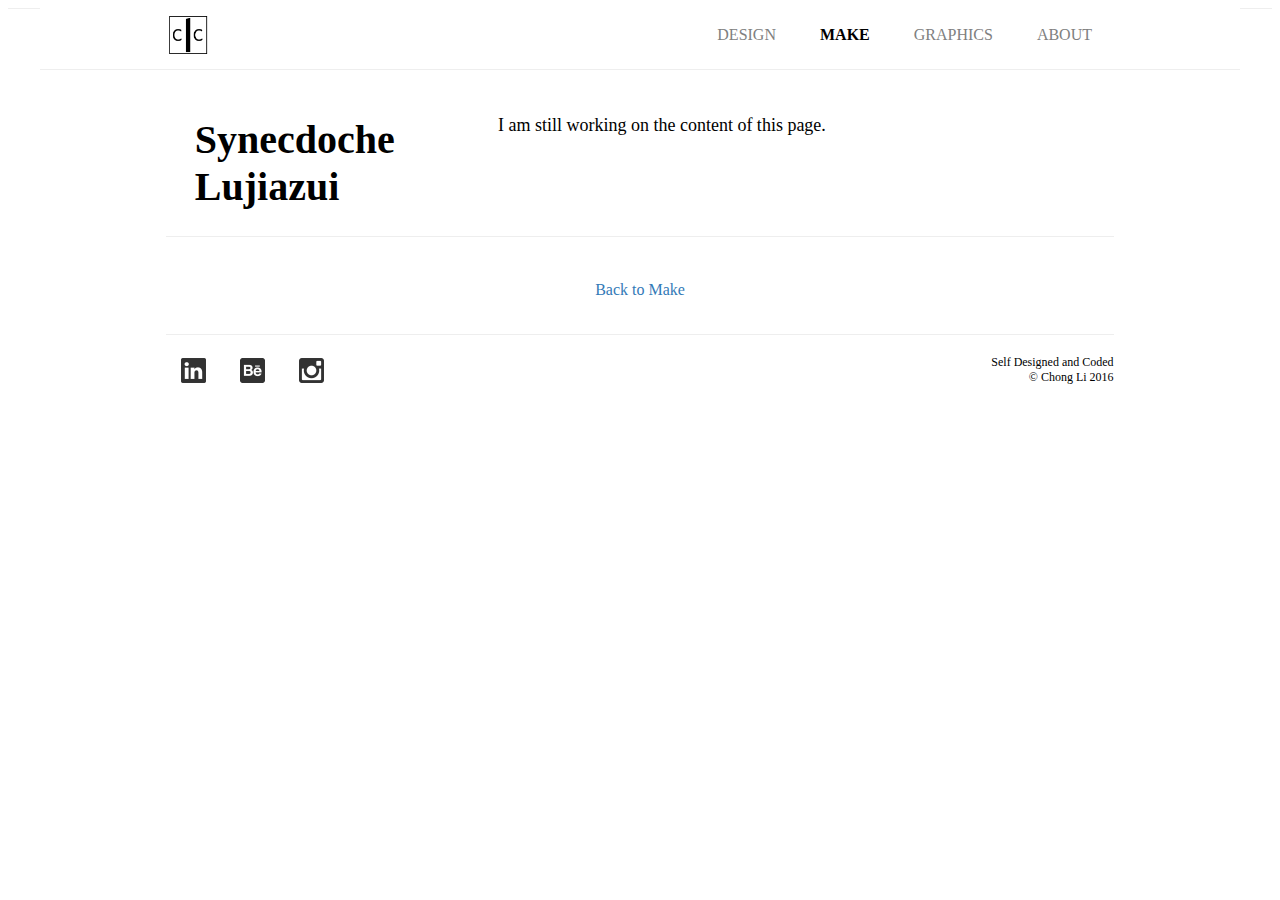
<file: lujiazui.html>
<!DOCTYPE html>
<html>
  <head>
    <meta charset="utf-8">
    <title>Synecdoche Lujiazui</title>
    <link rel="shortcut icon" href="p_image/logo.png">
    <script src='p_js/js.js'></script>
    <script src='p_js/jquery-3.1.1.min.js'></script>
    <meta name="viewport" content="width=device-width, initial-scale=1">
    <link rel="stylesheet" href="p_css/style.css" media="screen" title="no title">
    <link rel="stylesheet" href="p_css/bootstrap.css" media="screen" title="no title">
    <!-- <link rel="stylesheet" href="https://maxcdn.bootstrapcdn.com/bootstrap/3.3.7/css/bootstrap.min.css" integrity="sha384-BVYiiSIFeK1dGmJRAkycuHAHRg32OmUcww7on3RYdg4Va+PmSTsz/K68vbdEjh4u" crossorigin="anonymous"> -->
  </head>
  <body>
    <header class='nav-down'>
      <a href="index.html">
        <img class='logo_img' src="p_image/logo.png" alt="logo of Chong Li" />
      </a>
      <nav class="nav nav_bread">
        <a href="#"><img  class="bread_img" onclick="show_nav()" src="p_image/bread.png" alt="nav bread icon" /></a>
      </nav>
      <nav class="nav">
        <ul>
          <li><a href="design.html">design</a></li>
          <li><a href="make.html" class='bold'>make</a></li>
          <li><a href="graphics.html">graphics</a></li>
          <li><a href="about.html">about</a></li>
        </ul>
      </nav>
    </header>
    <hr width='100%'>
    <div class="full" id='full' onclick='show_page()'>
      <ul>
        <li><a href="design.html">design</a></li>
        <li><a href="make.html">make</a></li>
        <li><a href="graphics.html">graphics</a></li>
        <li><a href="about.html">about</a></li>
      </ul>
    </div>

    <section class="page_des clearfix">
      <h1>Synecdoche Lujiazui</h1>
      <p>
        I am still working on the content of this page.<br>
      </p>
    </section>

    <section class="back_main">
      <hr width='100%'>
      <a href="design.html">Back to Make</a>
    </section>
    <footer>
      <hr width='100%'>
      <a href="https://www.linkedin.com/in/jonlichong" target="_blank">
        <img class='footer_img' src="p_image/linkedin.png" alt="linkedin of Chong Li" />
      </a>
      <a href="https://www.behance.net/catacil" target="_blank">
        <img class='footer_img' src="p_image/behance.png" alt="behance of Chong Li" />
      </a>
      <a href="https://www.instagram.com/catacil/" target="_blank">
        <img class='footer_img' src="p_image/instagram.png" alt="instagram of Chong Li" />
      </a>
      <p class="copyright">
        Self Designed and Coded <br>
        &copy;&nbsp;Chong Li 2016
      </p>
    </footer>
  </body>
</html>
</file>
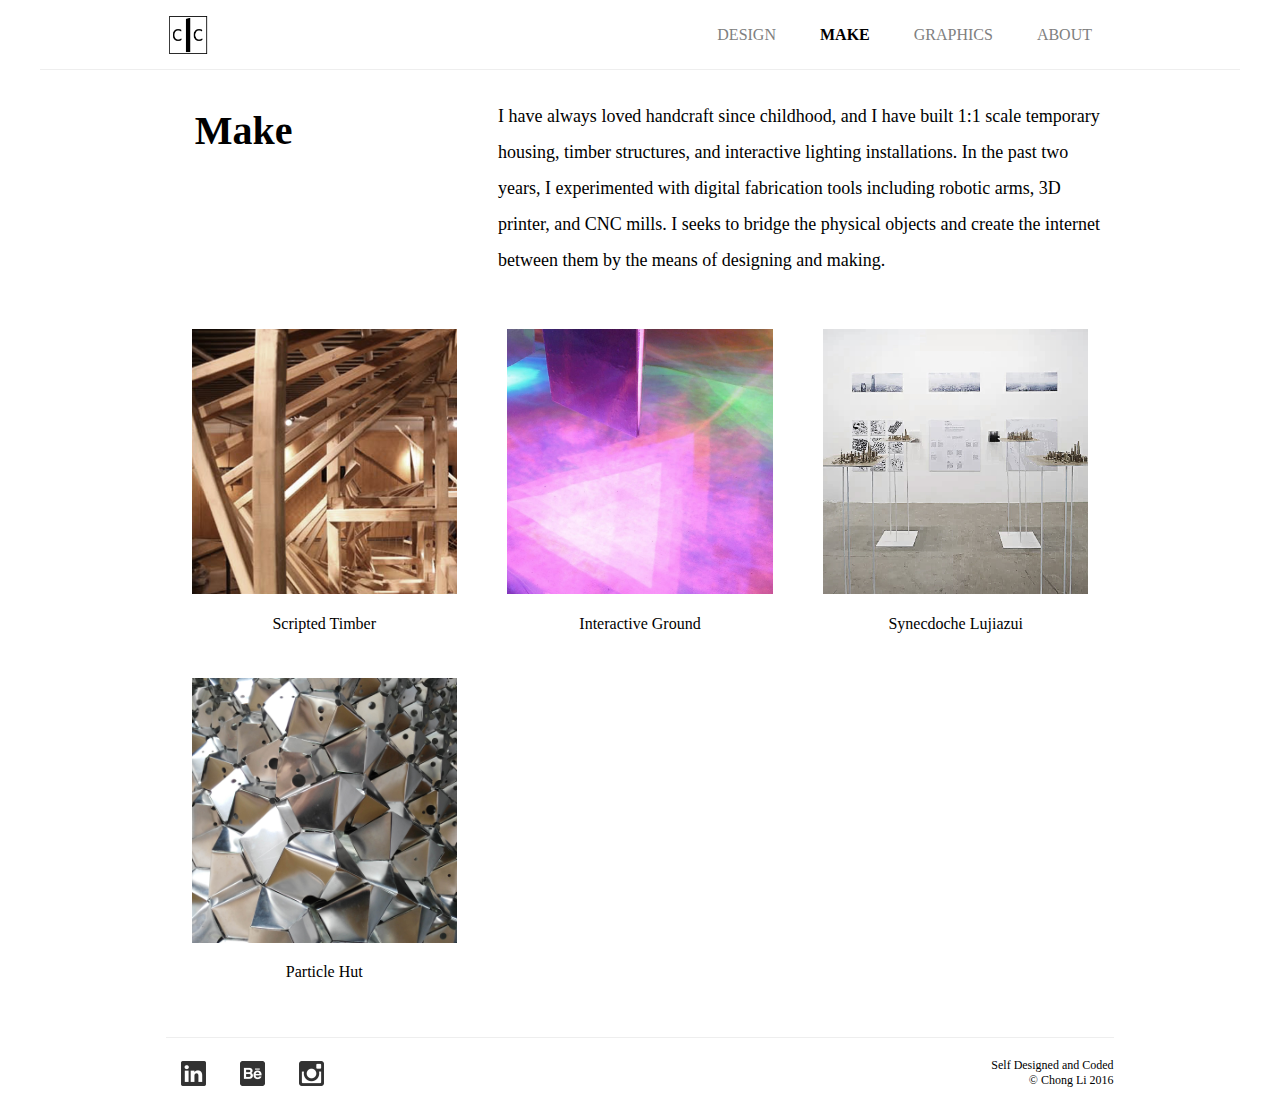
<file: make.html>
<!DOCTYPE html>
<html>
  <head>
    <meta charset="utf-8">
    <title>Make</title>
    <link rel="shortcut icon" href="p_image/logo.png">
    <script src='p_js/jquery-3.1.1.min.js'></script>
    <script src='p_js/js.js'></script>
    <meta name="viewport" content="width=device-width, initial-scale=1">
    <link rel="stylesheet" href="p_css/style.css" media="screen" title="no title">
    <link rel="stylesheet" href="p_css/bootstrap.css" media="screen" title="no title">
    <!-- <link rel="stylesheet" href="https://maxcdn.bootstrapcdn.com/bootstrap/3.3.7/css/bootstrap.min.css" integrity="sha384-BVYiiSIFeK1dGmJRAkycuHAHRg32OmUcww7on3RYdg4Va+PmSTsz/K68vbdEjh4u" crossorigin="anonymous"> -->
  </head>
  <body>
    <header class='nav-down'>
      <a href="index.html">
        <img class='logo_img' src="p_image/logo.png" alt="logo of Chong Li" />
      </a>
      <nav class="nav nav_bread">
        <a href="#"><img  class="bread_img" onclick="show_nav()" src="p_image/bread.png" alt="nav bread icon" /></a>
      </nav>
      <nav class="nav">
        <ul>
          <li><a href="design.html">design</a></li>
          <li><a href="make.html" class='bold'>make</a></li>
          <li><a href="graphics.html">graphics</a></li>
          <li><a href="about.html">about</a></li>
        </ul>
      </nav>
    </header>
    <div class="full" id='full' onclick='show_page()'>
      <ul>
        <li><a href="design.html">design</a></li>
        <li><a href="make.html">make</a></li>
        <li><a href="graphics.html">graphics</a></li>
        <li><a href="about.html">about</a></li>
      </ul>
    </div>

    <section class="page_des clearfix">
        <h1>Make</h1>
        <p>
          I have always loved handcraft since childhood, and I have built 1:1 scale temporary housing, timber structures, and interactive lighting installations.
          In the past two years, I experimented with digital fabrication tools including robotic arms, 3D printer, and CNC mills.
          I seeks to bridge the physical objects and create the internet between them by the means of designing and making.
        </p>
    </section>
    <section class="clearfix">
      <h2>My make works</h2>
      <div class="col-lg-4 col-md-6 col-sm-12 col-xs-12 cover">
        <a href="timber-m.html">
          <img src="p_image/p_cover/timber-1.jpg" id = "test" class="img-responsive" alt="Scripted Timber" />
          <p class='cover_title'>
            Scripted Timber
          </p>
          <p class='cover_des'>
            Interactive Platform<br>Fabrication
          </p>
        </a>
      </div>

      <div class="col-lg-4 col-md-6 col-sm-12 col-xs-12 cover">
        <a href="lighting-m.html">
          <img src="p_image/p_cover/lighting-1.jpg" class="img-responsive" alt="Interactive Ground" />
          <p class='cover_title'>
            Interactive Ground
          </p>
          <p class='cover_des'>
            Interactive Installation<br>Handcraft
          </p>
        </a>
      </div>

      <div class="col-lg-4 col-md-6 col-sm-12 col-xs-12 cover">
        <a href="lujiazui-m.html">
          <img src="p_image/p_cover/lujiazui.jpg" class="img-responsive" alt="Synecdoche Lujiazui" />
          <p class='cover_title'>
            Synecdoche Lujiazui
          </p>
          <p class='cover_des'>
            Urban research<br>Exhibition
          </p>
        </a>
      </div>

      <div class="col-lg-4 col-md-6 col-sm-12 col-xs-12 cover">
        <a href="particle.html">
          <img src="p_image/p_cover/particle.jpg"  class="img-responsive" alt="Particle Hut" />
        <p class='cover_title'>
          Particle Hut
        </p>
        <p class='cover_des'>
          Form Study<br>Digital Fabrication
        </p>
      </a>
      </div>



    </section>


    <footer>
      <hr>
      <a href="https://www.linkedin.com/in/jonlichong" target="_blank">
        <img class='footer_img' src="p_image/linkedin.png" alt="linkedin of Chong Li" />
      </a>
      <a href="https://www.behance.net/catacil" target="_blank">
        <img class='footer_img' src="p_image/behance.png" alt="behance of Chong Li" />
      </a>
      <a href="https://www.instagram.com/catacil/" target="_blank">
        <img class='footer_img' src="p_image/instagram.png" alt="instagram of Chong Li" />
      </a>
      <p class="copyright">
        Self Designed and Coded <br>
        &copy;&nbsp;Chong Li 2016
      </p>
    </footer>
  </body>
</html>
</file>
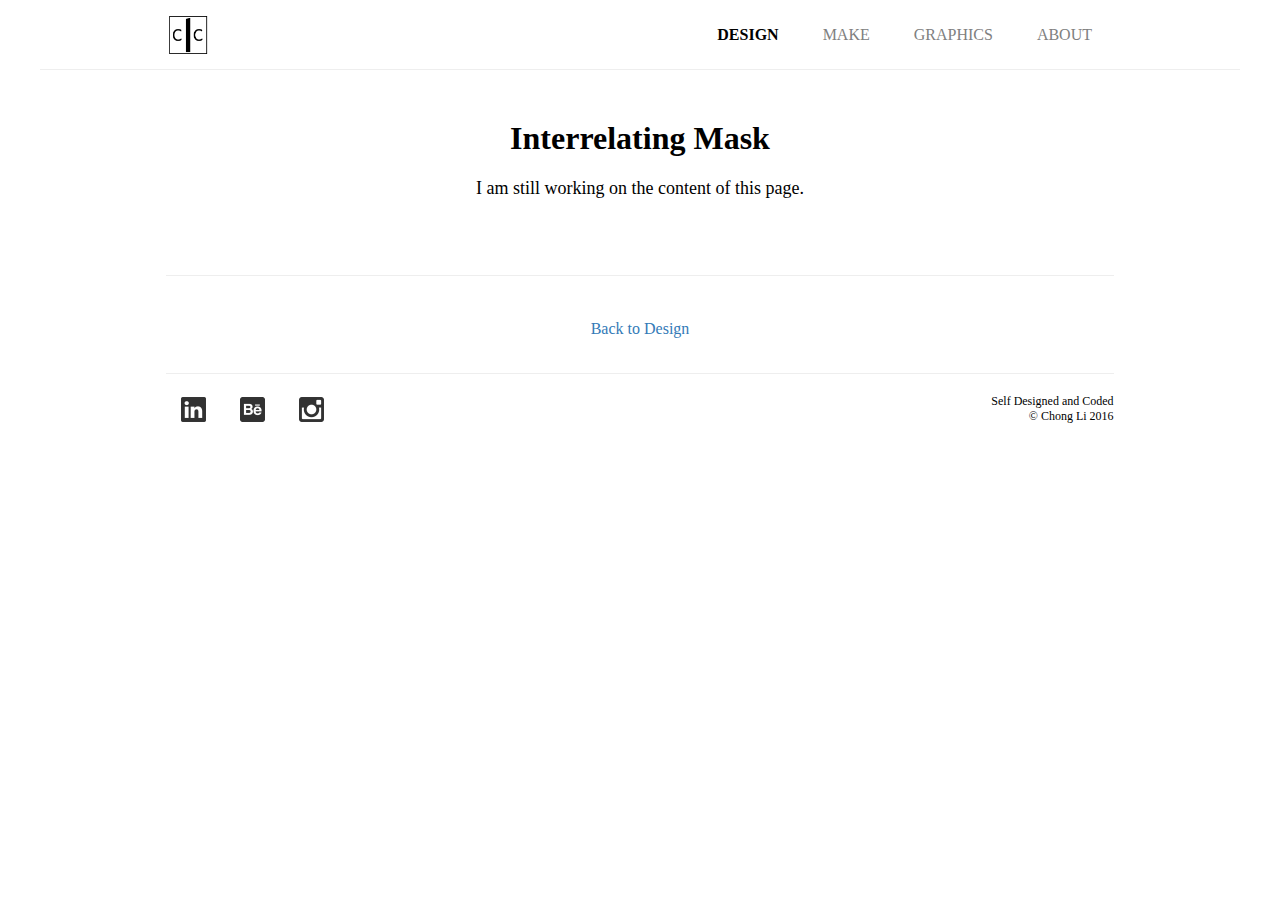
<file: mask.html>
<!DOCTYPE html>
<html>
  <head>
    <meta charset="utf-8">
    <title>Interrelating Mask</title>
    <link rel="shortcut icon" href="p_image/logo.png">
    <script src='p_js/js.js'></script>
    <script src='p_js/jquery-3.1.1.min.js'></script>
    <meta name="viewport" content="width=device-width, initial-scale=1">
    <link rel="stylesheet" href="p_css/style.css" media="screen" title="no title">
    <link rel="stylesheet" href="p_css/bootstrap.css" media="screen" title="no title">
    <!-- <link rel="stylesheet" href="https://maxcdn.bootstrapcdn.com/bootstrap/3.3.7/css/bootstrap.min.css" integrity="sha384-BVYiiSIFeK1dGmJRAkycuHAHRg32OmUcww7on3RYdg4Va+PmSTsz/K68vbdEjh4u" crossorigin="anonymous"> -->
  </head>
  <body>
    <header class='nav-down'>
      <a href="index.html">
        <img class='logo_img' src="p_image/logo.png" alt="logo of Chong Li" />
      </a>
      <nav class="nav nav_bread">
        <a href="#"><img  class="bread_img" onclick="show_nav()" src="p_image/bread.png" alt="nav bread icon" /></a>
      </nav>
      <nav class="nav">
        <ul>
          <li><a href="design.html" class='bold'>design</a></li>
          <li><a href="make.html">make</a></li>
          <li><a href="graphics.html">graphics</a></li>
          <li><a href="about.html">about</a></li>
        </ul>
      </nav>
    </header>
    <div class="full" id='full' onclick='show_page()'>
      <ul>
        <li><a href="design.html">design</a></li>
        <li><a href="make.html">make</a></li>
        <li><a href="graphics.html">graphics</a></li>
        <li><a href="about.html">about</a></li>
      </ul>
    </div>

    <section class="project clearfix">
      <h1>Interrelating Mask</h1>
      <p>
        I am still working on the content of this page.<br>
      </p>
    </section>

    <section class="back_main">
      <h2>bottom navigation</h2>
      <hr>
      <a href="design.html">Back to Design</a>
    </section>
    <footer>
      <hr>
      <a href="https://www.linkedin.com/in/jonlichong" target="_blank">
        <img class='footer_img' src="p_image/linkedin.png" alt="linkedin of Chong Li" />
      </a>
      <a href="https://www.behance.net/catacil" target="_blank">
        <img class='footer_img' src="p_image/behance.png" alt="behance of Chong Li" />
      </a>
      <a href="https://www.instagram.com/catacil/" target="_blank">
        <img class='footer_img' src="p_image/instagram.png" alt="instagram of Chong Li" />
      </a>
      <p class="copyright">
        Self Designed and Coded <br>
        &copy;&nbsp;Chong Li 2016
      </p>
    </footer>
  </body>
</html>
</file>
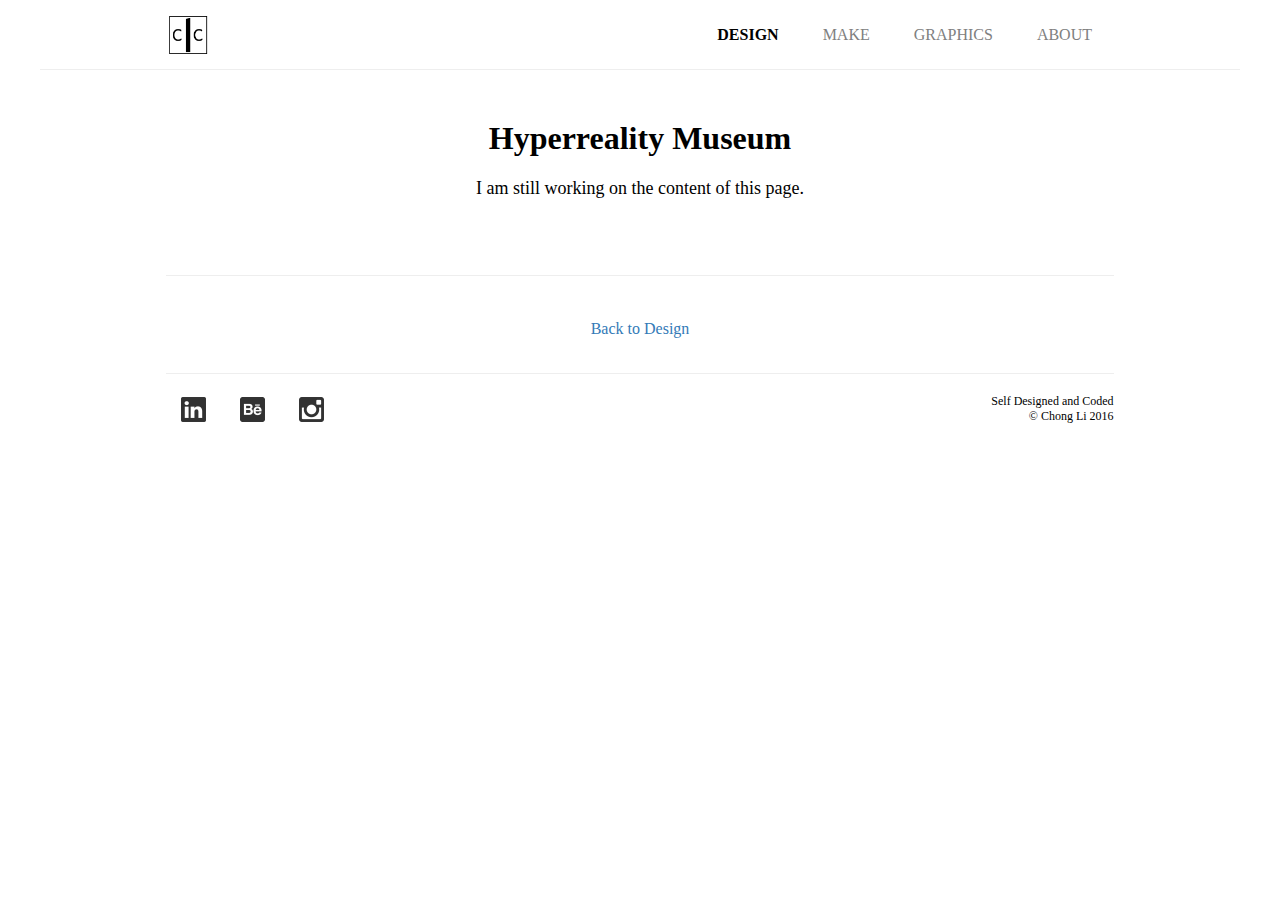
<file: museum.html>
<!DOCTYPE html>
<html>
  <head>
    <meta charset="utf-8">
    <title>Hyperreality Museum</title>
    <link rel="shortcut icon" href="p_image/logo.png">
    <script src='p_js/js.js'></script>
    <script src='p_js/jquery-3.1.1.min.js'></script>
    <meta name="viewport" content="width=device-width, initial-scale=1">
    <link rel="stylesheet" href="p_css/style.css" media="screen" title="no title">
    <link rel="stylesheet" href="p_css/bootstrap.css" media="screen" title="no title">
    <!-- <link rel="stylesheet" href="https://maxcdn.bootstrapcdn.com/bootstrap/3.3.7/css/bootstrap.min.css" integrity="sha384-BVYiiSIFeK1dGmJRAkycuHAHRg32OmUcww7on3RYdg4Va+PmSTsz/K68vbdEjh4u" crossorigin="anonymous"> -->
  </head>
  <body>
    <header class='nav-down'>
      <a href="index.html">
        <img class='logo_img' src="p_image/logo.png" alt="logo of Chong Li" />
      </a>
      <nav class="nav nav_bread">
        <a href="#"><img  class="bread_img" onclick="show_nav()" src="p_image/bread.png" alt="nav bread icon" /></a>
      </nav>
      <nav class="nav">
        <ul>
          <li><a href="design.html" class='bold'>design</a></li>
          <li><a href="make.html">make</a></li>
          <li><a href="graphics.html">graphics</a></li>
          <li><a href="about.html">about</a></li>
        </ul>
      </nav>
    </header>
    <div class="full" id='full' onclick='show_page()'>
      <ul>
        <li><a href="design.html">design</a></li>
        <li><a href="make.html">make</a></li>
        <li><a href="graphics.html">graphics</a></li>
        <li><a href="about.html">about</a></li>
      </ul>
    </div>

    <section class="project clearfix">
      <h1>Hyperreality Museum</h1>
      <p>
        I am still working on the content of this page.<br>
      </p>
    </section>

    <section class="back_main">
      <h2>bottom navigation</h2>
      <hr>
      <a href="design.html">Back to Design</a>
    </section>
    <footer>
      <hr>
      <a href="https://www.linkedin.com/in/jonlichong" target="_blank">
        <img class='footer_img' src="p_image/linkedin.png" alt="linkedin of Chong Li" />
      </a>
      <a href="https://www.behance.net/catacil" target="_blank">
        <img class='footer_img' src="p_image/behance.png" alt="behance of Chong Li" />
      </a>
      <a href="https://www.instagram.com/catacil/" target="_blank">
        <img class='footer_img' src="p_image/instagram.png" alt="instagram of Chong Li" />
      </a>
      <p class="copyright">
        Self Designed and Coded <br>
        &copy;&nbsp;Chong Li 2016
      </p>
    </footer>
  </body>
</html>
</file>
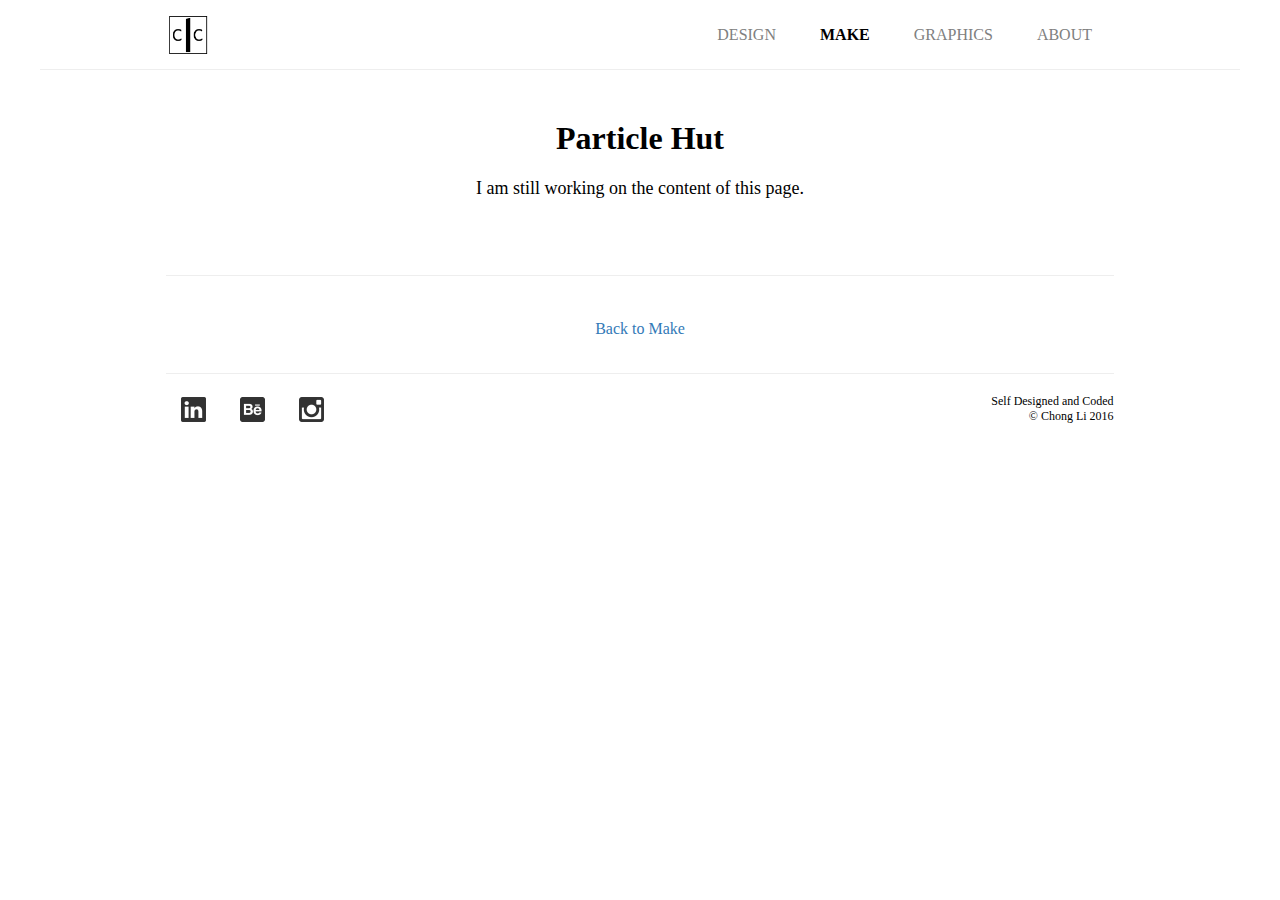
<file: particle.html>
<!DOCTYPE html>
<html>
  <head>
    <meta charset="utf-8">
    <title>Particle Hut</title>
    <link rel="shortcut icon" href="p_image/logo.png">
    <script src='p_js/js.js'></script>
    <script src='p_js/jquery-3.1.1.min.js'></script>
    <meta name="viewport" content="width=device-width, initial-scale=1">
    <link rel="stylesheet" href="p_css/style.css" media="screen" title="no title">
    <link rel="stylesheet" href="p_css/bootstrap.css" media="screen" title="no title">
    <!-- <link rel="stylesheet" href="https://maxcdn.bootstrapcdn.com/bootstrap/3.3.7/css/bootstrap.min.css" integrity="sha384-BVYiiSIFeK1dGmJRAkycuHAHRg32OmUcww7on3RYdg4Va+PmSTsz/K68vbdEjh4u" crossorigin="anonymous"> -->
  </head>
  <body>
    <header class='nav-down'>
      <a href="index.html">
        <img class='logo_img' src="p_image/logo.png" alt="logo of Chong Li" />
      </a>
      <nav class="nav nav_bread">
        <a href="#"><img  class="bread_img" onclick="show_nav()" src="p_image/bread.png" alt="nav bread icon" /></a>
      </nav>
      <nav class="nav">
        <ul>
          <li><a href="design.html">design</a></li>
          <li><a href="make.html" class='bold'>make</a></li>
          <li><a href="graphics.html">graphics</a></li>
          <li><a href="about.html">about</a></li>
        </ul>
      </nav>
    </header>
    <div class="full" id='full' onclick='show_page()'>
      <ul>
        <li><a href="design.html">design</a></li>
        <li><a href="make.html">make</a></li>
        <li><a href="graphics.html">graphics</a></li>
        <li><a href="about.html">about</a></li>
      </ul>
    </div>

    <section class="project clearfix">
      <h1>Particle Hut</h1>
      <p>
        I am still working on the content of this page.<br>
      </p>
    </section>

    <section class="back_main">
      <h2>bottom navigation</h2>
      <hr>
      <a href="make.html">Back to Make</a>
    </section>
    <footer>
      <hr>
      <a href="https://www.linkedin.com/in/jonlichong" target="_blank">
        <img class='footer_img' src="p_image/linkedin.png" alt="linkedin of Chong Li" />
      </a>
      <a href="https://www.behance.net/catacil" target="_blank">
        <img class='footer_img' src="p_image/behance.png" alt="behance of Chong Li" />
      </a>
      <a href="https://www.instagram.com/catacil/" target="_blank">
        <img class='footer_img' src="p_image/instagram.png" alt="instagram of Chong Li" />
      </a>
      <p class="copyright">
        Self Designed and Coded <br>
        &copy;&nbsp;Chong Li 2016
      </p>
    </footer>
  </body>
</html>
</file>
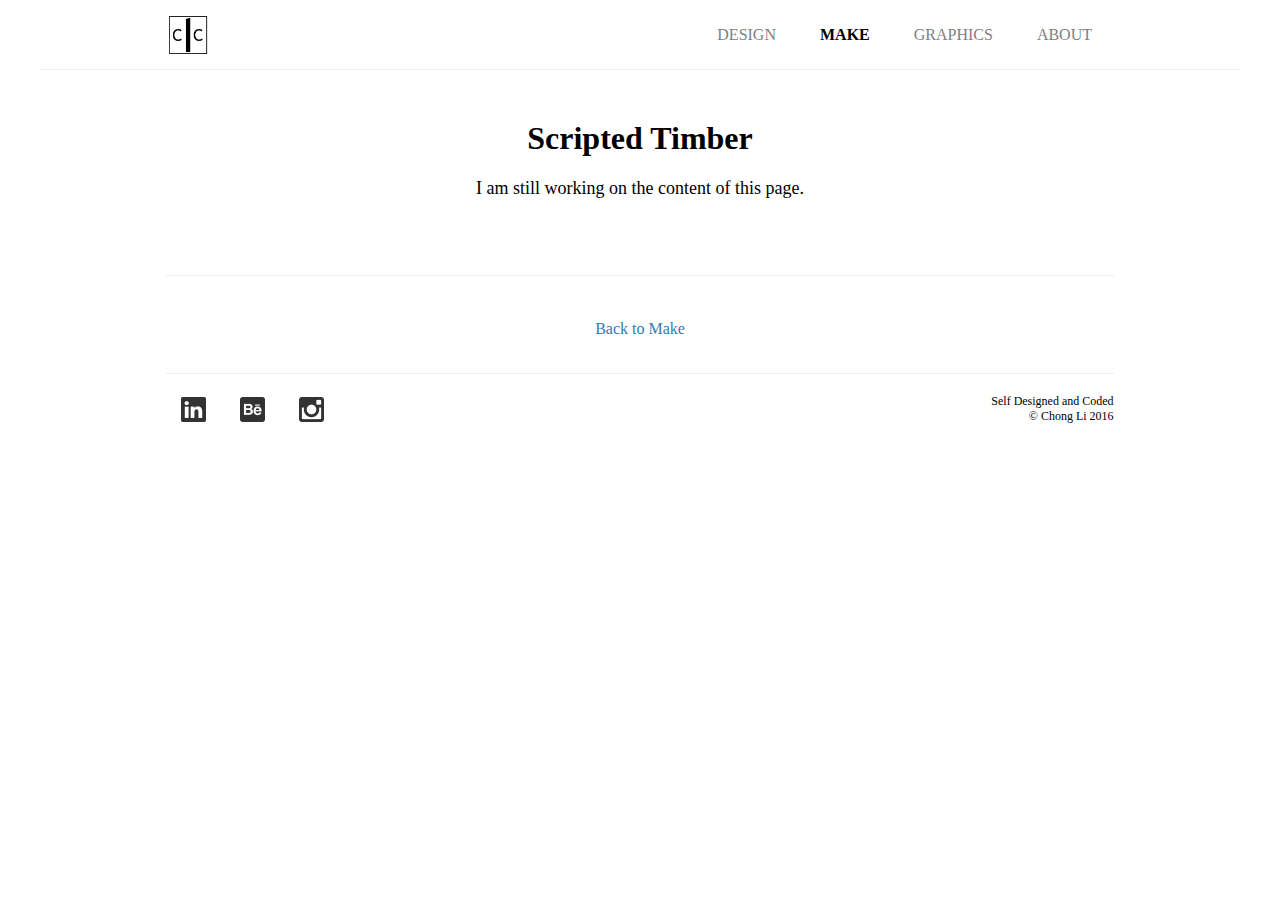
<file: timber-m.html>
<!DOCTYPE html>
<html>
  <head>
    <meta charset="utf-8">
    <title>Scripted Timber</title>
    <link rel="shortcut icon" href="p_image/logo.png">
    <script src='p_js/js.js'></script>
    <script src='p_js/jquery-3.1.1.min.js'></script>
    <meta name="viewport" content="width=device-width, initial-scale=1">
    <link rel="stylesheet" href="p_css/style.css" media="screen" title="no title">
    <link rel="stylesheet" href="p_css/bootstrap.css" media="screen" title="no title">
    <!-- <link rel="stylesheet" href="https://maxcdn.bootstrapcdn.com/bootstrap/3.3.7/css/bootstrap.min.css" integrity="sha384-BVYiiSIFeK1dGmJRAkycuHAHRg32OmUcww7on3RYdg4Va+PmSTsz/K68vbdEjh4u" crossorigin="anonymous"> -->
  </head>
  <body>
    <header class='nav-down'>
      <a href="index.html">
        <img class='logo_img' src="p_image/logo.png" alt="logo of Chong Li" />
      </a>
      <nav class="nav nav_bread">
        <a href="#"><img  class="bread_img" onclick="show_nav()" src="p_image/bread.png" alt="nav bread icon" /></a>
      </nav>
      <nav class="nav">
        <ul>
          <li><a href="design.html">design</a></li>
          <li><a href="make.html" class='bold'>make</a></li>
          <li><a href="graphics.html">graphics</a></li>
          <li><a href="about.html">about</a></li>
        </ul>
      </nav>
    </header>
    <div class="full" id='full' onclick='show_page()'>
      <ul>
        <li><a href="design.html">design</a></li>
        <li><a href="make.html">make</a></li>
        <li><a href="graphics.html">graphics</a></li>
        <li><a href="about.html">about</a></li>
      </ul>
    </div>

    <section class="project clearfix">
      <h1>Scripted Timber</h1>
      <p>
        I am still working on the content of this page.<br>
      </p>
    </section>

    <section class="back_main">
      <h2>bottom navigation</h2>
      <hr>
      <a href="make.html">Back to Make</a>
    </section>
    <footer>
      <hr>
      <a href="https://www.linkedin.com/in/jonlichong" target="_blank">
        <img class='footer_img' src="p_image/linkedin.png" alt="linkedin of Chong Li" />
      </a>
      <a href="https://www.behance.net/catacil" target="_blank">
        <img class='footer_img' src="p_image/behance.png" alt="behance of Chong Li" />
      </a>
      <a href="https://www.instagram.com/catacil/" target="_blank">
        <img class='footer_img' src="p_image/instagram.png" alt="instagram of Chong Li" />
      </a>
      <p class="copyright">
        Self Designed and Coded <br>
        &copy;&nbsp;Chong Li 2016
      </p>
    </footer>
  </body>
</html>
</file>
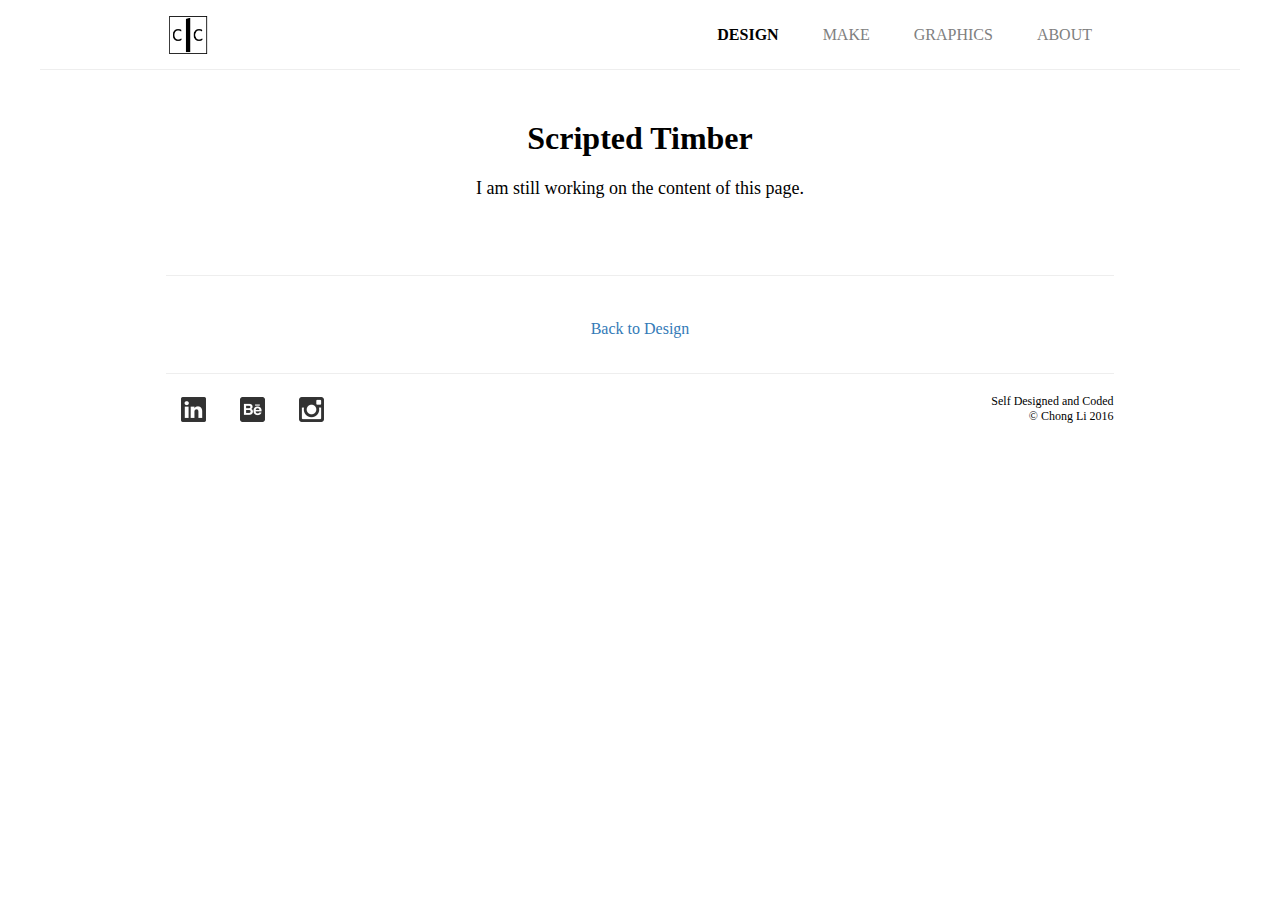
<file: timber.html>
<!DOCTYPE html>
<html>
  <head>
    <meta charset="utf-8">
    <title>Scripted Timber</title>
    <link rel="shortcut icon" href="p_image/logo.png">
    <script src='p_js/js.js'></script>
    <script src='p_js/jquery-3.1.1.min.js'></script>
    <meta name="viewport" content="width=device-width, initial-scale=1">
    <link rel="stylesheet" href="p_css/style.css" media="screen" title="no title">
    <link rel="stylesheet" href="p_css/bootstrap.css" media="screen" title="no title">
    <!-- <link rel="stylesheet" href="https://maxcdn.bootstrapcdn.com/bootstrap/3.3.7/css/bootstrap.min.css" integrity="sha384-BVYiiSIFeK1dGmJRAkycuHAHRg32OmUcww7on3RYdg4Va+PmSTsz/K68vbdEjh4u" crossorigin="anonymous"> -->
  </head>
  <body>
    <header class='nav-down'>
      <a href="index.html">
        <img class='logo_img' src="p_image/logo.png" alt="logo of Chong Li" />
      </a>
      <nav class="nav nav_bread">
        <a href="#"><img  class="bread_img" onclick="show_nav()" src="p_image/bread.png" alt="nav bread icon" /></a>
      </nav>
      <nav class="nav">
        <ul>
          <li><a href="design.html" class='bold'>design</a></li>
          <li><a href="make.html">make</a></li>
          <li><a href="graphics.html">graphics</a></li>
          <li><a href="about.html">about</a></li>
        </ul>
      </nav>
    </header>
    <div class="full" id='full' onclick='show_page()'>
      <ul>
        <li><a href="design.html">design</a></li>
        <li><a href="make.html">make</a></li>
        <li><a href="graphics.html">graphics</a></li>
        <li><a href="about.html">about</a></li>
      </ul>
    </div>

    <section class="project clearfix">
      <h1>Scripted Timber</h1>
      <p>
        I am still working on the content of this page.<br>
      </p>
    </section>

    <section class="back_main">
      <h2>bottom navigation</h2>
      <hr>
      <a href="design.html">Back to Design</a>
    </section>
    <footer>
      <hr>
      <a href="https://www.linkedin.com/in/jonlichong" target="_blank">
        <img class='footer_img' src="p_image/linkedin.png" alt="linkedin of Chong Li" />
      </a>
      <a href="https://www.behance.net/catacil" target="_blank">
        <img class='footer_img' src="p_image/behance.png" alt="behance of Chong Li" />
      </a>
      <a href="https://www.instagram.com/catacil/" target="_blank">
        <img class='footer_img' src="p_image/instagram.png" alt="instagram of Chong Li" />
      </a>
      <p class="copyright">
        Self Designed and Coded <br>
        &copy;&nbsp;Chong Li 2016
      </p>
    </footer>
  </body>
</html>
</file>
<file: stylesheets/stylesheet.css>
* {
  box-sizing: border-box; }

body {
  padding: 0;
  margin: 0;
  font-family: "Open Sans", "Helvetica Neue", Helvetica, Arial, sans-serif;
  font-size: 16px;
  line-height: 1.5;
  color: #606c71; }

a {
  color: #1e6bb8;
  text-decoration: none; }
  a:hover {
    text-decoration: underline; }

.btn {
  display: inline-block;
  margin-bottom: 1rem;
  color: rgba(255, 255, 255, 0.7);
  background-color: rgba(255, 255, 255, 0.08);
  border-color: rgba(255, 255, 255, 0.2);
  border-style: solid;
  border-width: 1px;
  border-radius: 0.3rem;
  transition: color 0.2s, background-color 0.2s, border-color 0.2s; }
  .btn + .btn {
    margin-left: 1rem; }

.btn:hover {
  color: rgba(255, 255, 255, 0.8);
  text-decoration: none;
  background-color: rgba(255, 255, 255, 0.2);
  border-color: rgba(255, 255, 255, 0.3); }

@media screen and (min-width: 64em) {
  .btn {
    padding: 0.75rem 1rem; } }

@media screen and (min-width: 42em) and (max-width: 64em) {
  .btn {
    padding: 0.6rem 0.9rem;
    font-size: 0.9rem; } }

@media screen and (max-width: 42em) {
  .btn {
    display: block;
    width: 100%;
    padding: 0.75rem;
    font-size: 0.9rem; }
    .btn + .btn {
      margin-top: 1rem;
      margin-left: 0; } }

.page-header {
  color: #fff;
  text-align: center;
  background-color: #159957;
  background-image: linear-gradient(120deg, #155799, #159957); }

@media screen and (min-width: 64em) {
  .page-header {
    padding: 5rem 6rem; } }

@media screen and (min-width: 42em) and (max-width: 64em) {
  .page-header {
    padding: 3rem 4rem; } }

@media screen and (max-width: 42em) {
  .page-header {
    padding: 2rem 1rem; } }

.project-name {
  margin-top: 0;
  margin-bottom: 0.1rem; }

@media screen and (min-width: 64em) {
  .project-name {
    font-size: 3.25rem; } }

@media screen and (min-width: 42em) and (max-width: 64em) {
  .project-name {
    font-size: 2.25rem; } }

@media screen and (max-width: 42em) {
  .project-name {
    font-size: 1.75rem; } }

.project-tagline {
  margin-bottom: 2rem;
  font-weight: normal;
  opacity: 0.7; }

@media screen and (min-width: 64em) {
  .project-tagline {
    font-size: 1.25rem; } }

@media screen and (min-width: 42em) and (max-width: 64em) {
  .project-tagline {
    font-size: 1.15rem; } }

@media screen and (max-width: 42em) {
  .project-tagline {
    font-size: 1rem; } }

.main-content :first-child {
  margin-top: 0; }
.main-content img {
  max-width: 100%; }
.main-content h1, .main-content h2, .main-content h3, .main-content h4, .main-content h5, .main-content h6 {
  margin-top: 2rem;
  margin-bottom: 1rem;
  font-weight: normal;
  color: #159957; }
.main-content p {
  margin-bottom: 1em; }
.main-content code {
  padding: 2px 4px;
  font-family: Consolas, "Liberation Mono", Menlo, Courier, monospace;
  font-size: 0.9rem;
  color: #383e41;
  background-color: #f3f6fa;
  border-radius: 0.3rem; }
.main-content pre {
  padding: 0.8rem;
  margin-top: 0;
  margin-bottom: 1rem;
  font: 1rem Consolas, "Liberation Mono", Menlo, Courier, monospace;
  color: #567482;
  word-wrap: normal;
  background-color: #f3f6fa;
  border: solid 1px #dce6f0;
  border-radius: 0.3rem; }
  .main-content pre > code {
    padding: 0;
    margin: 0;
    font-size: 0.9rem;
    color: #567482;
    word-break: normal;
    white-space: pre;
    background: transparent;
    border: 0; }
.main-content .highlight {
  margin-bottom: 1rem; }
  .main-content .highlight pre {
    margin-bottom: 0;
    word-break: normal; }
.main-content .highlight pre, .main-content pre {
  padding: 0.8rem;
  overflow: auto;
  font-size: 0.9rem;
  line-height: 1.45;
  border-radius: 0.3rem; }
.main-content pre code, .main-content pre tt {
  display: inline;
  max-width: initial;
  padding: 0;
  margin: 0;
  overflow: initial;
  line-height: inherit;
  word-wrap: normal;
  background-color: transparent;
  border: 0; }
  .main-content pre code:before, .main-content pre code:after, .main-content pre tt:before, .main-content pre tt:after {
    content: normal; }
.main-content ul, .main-content ol {
  margin-top: 0; }
.main-content blockquote {
  padding: 0 1rem;
  margin-left: 0;
  color: #819198;
  border-left: 0.3rem solid #dce6f0; }
  .main-content blockquote > :first-child {
    margin-top: 0; }
  .main-content blockquote > :last-child {
    margin-bottom: 0; }
.main-content table {
  display: block;
  width: 100%;
  overflow: auto;
  word-break: normal;
  word-break: keep-all; }
  .main-content table th {
    font-weight: bold; }
  .main-content table th, .main-content table td {
    padding: 0.5rem 1rem;
    border: 1px solid #e9ebec; }
.main-content dl {
  padding: 0; }
  .main-content dl dt {
    padding: 0;
    margin-top: 1rem;
    font-size: 1rem;
    font-weight: bold; }
  .main-content dl dd {
    padding: 0;
    margin-bottom: 1rem; }
.main-content hr {
  height: 2px;
  padding: 0;
  margin: 1rem 0;
  background-color: #eff0f1;
  border: 0; }

@media screen and (min-width: 64em) {
  .main-content {
    max-width: 64rem;
    padding: 2rem 6rem;
    margin: 0 auto;
    font-size: 1.1rem; } }

@media screen and (min-width: 42em) and (max-width: 64em) {
  .main-content {
    padding: 2rem 4rem;
    font-size: 1.1rem; } }

@media screen and (max-width: 42em) {
  .main-content {
    padding: 2rem 1rem;
    font-size: 1rem; } }

.site-footer {
  padding-top: 2rem;
  margin-top: 2rem;
  border-top: solid 1px #eff0f1; }

.site-footer-owner {
  display: block;
  font-weight: bold; }

.site-footer-credits {
  color: #819198; }

@media screen and (min-width: 64em) {
  .site-footer {
    font-size: 1rem; } }

@media screen and (min-width: 42em) and (max-width: 64em) {
  .site-footer {
    font-size: 1rem; } }

@media screen and (max-width: 42em) {
  .site-footer {
    font-size: 0.9rem; } }
</file>
<file: stylesheets/github-light.css>
/*
The MIT License (MIT)

Copyright (c) 2016 GitHub, Inc.

Permission is hereby granted, free of charge, to any person obtaining a copy
of this software and associated documentation files (the "Software"), to deal
in the Software without restriction, including without limitation the rights
to use, copy, modify, merge, publish, distribute, sublicense, and/or sell
copies of the Software, and to permit persons to whom the Software is
furnished to do so, subject to the following conditions:

The above copyright notice and this permission notice shall be included in all
copies or substantial portions of the Software.

THE SOFTWARE IS PROVIDED "AS IS", WITHOUT WARRANTY OF ANY KIND, EXPRESS OR
IMPLIED, INCLUDING BUT NOT LIMITED TO THE WARRANTIES OF MERCHANTABILITY,
FITNESS FOR A PARTICULAR PURPOSE AND NONINFRINGEMENT. IN NO EVENT SHALL THE
AUTHORS OR COPYRIGHT HOLDERS BE LIABLE FOR ANY CLAIM, DAMAGES OR OTHER
LIABILITY, WHETHER IN AN ACTION OF CONTRACT, TORT OR OTHERWISE, ARISING FROM,
OUT OF OR IN CONNECTION WITH THE SOFTWARE OR THE USE OR OTHER DEALINGS IN THE
SOFTWARE.

*/

.pl-c /* comment */ {
  color: #969896;
}

.pl-c1 /* constant, variable.other.constant, support, meta.property-name, support.constant, support.variable, meta.module-reference, markup.raw, meta.diff.header */,
.pl-s .pl-v /* string variable */ {
  color: #0086b3;
}

.pl-e /* entity */,
.pl-en /* entity.name */ {
  color: #795da3;
}

.pl-smi /* variable.parameter.function, storage.modifier.package, storage.modifier.import, storage.type.java, variable.other */,
.pl-s .pl-s1 /* string source */ {
  color: #333;
}

.pl-ent /* entity.name.tag */ {
  color: #63a35c;
}

.pl-k /* keyword, storage, storage.type */ {
  color: #a71d5d;
}

.pl-s /* string */,
.pl-pds /* punctuation.definition.string, string.regexp.character-class */,
.pl-s .pl-pse .pl-s1 /* string punctuation.section.embedded source */,
.pl-sr /* string.regexp */,
.pl-sr .pl-cce /* string.regexp constant.character.escape */,
.pl-sr .pl-sre /* string.regexp source.ruby.embedded */,
.pl-sr .pl-sra /* string.regexp string.regexp.arbitrary-repitition */ {
  color: #183691;
}

.pl-v /* variable */ {
  color: #ed6a43;
}

.pl-id /* invalid.deprecated */ {
  color: #b52a1d;
}

.pl-ii /* invalid.illegal */ {
  color: #f8f8f8;
  background-color: #b52a1d;
}

.pl-sr .pl-cce /* string.regexp constant.character.escape */ {
  font-weight: bold;
  color: #63a35c;
}

.pl-ml /* markup.list */ {
  color: #693a17;
}

.pl-mh /* markup.heading */,
.pl-mh .pl-en /* markup.heading entity.name */,
.pl-ms /* meta.separator */ {
  font-weight: bold;
  color: #1d3e81;
}

.pl-mq /* markup.quote */ {
  color: #008080;
}

.pl-mi /* markup.italic */ {
  font-style: italic;
  color: #333;
}

.pl-mb /* markup.bold */ {
  font-weight: bold;
  color: #333;
}

.pl-md /* markup.deleted, meta.diff.header.from-file */ {
  color: #bd2c00;
  background-color: #ffecec;
}

.pl-mi1 /* markup.inserted, meta.diff.header.to-file */ {
  color: #55a532;
  background-color: #eaffea;
}

.pl-mdr /* meta.diff.range */ {
  font-weight: bold;
  color: #795da3;
}

.pl-mo /* meta.output */ {
  color: #1d3e81;
}
</file>
<file: p_css/style.css>
/* page style */
header, footer, section{
  max-width: 1200px;
  align-self: center;
  font-family: futura-light;
  padding: 0px 10%;
  margin: 0 auto;
}
header{
  border-bottom: 1px solid #eee;
}

img {
  border: 0;
  vertical-align: middle;
}
* {
  -webkit-box-sizing: border-box;
     -moz-box-sizing: border-box;
          box-sizing: border-box;
}
*:before,
*:after {
  -webkit-box-sizing: border-box;
     -moz-box-sizing: border-box;
          box-sizing: border-box;
}

/* header style */
header{
  background-color: white;
  position: fixed;
  width: 100%;
  height: 70px;
  z-index: 1;
  right: 0;
  left: 0;
  top: 0;
  -webkit-transition: height 0.3s;
  -moz-transition: height 0.3s;
  transition: height 0.3s;
}
.nav-down{
  top: 0px;
}
.nav-up{
  top: -70px;
}
.header {
    position: fixed;
    top: 0;
    left: 0;
    width: 100%;
    background: #cc5350;
    color:#fff;
    z-index: 1000;
    height: 200px;
    overflow: hidden;
    -webkit-transition: height 0.3s;
    -moz-transition: height 0.3s;
    transition: height 0.3s;
    text-align:center;
    line-height:160px;

}
.header.shrink {
    height: 100px;
    line-height:80px;
}
.header h1
{
    font-size:30px;
    font-weight:normal;
    -webkit-transition: all 0.3s;
    -moz-transition: all 0.3s;
    transition: all 0.3s;
}

.header.shrink h1
{
    font-size:24px;
    -webkit-transition: all 0.3s;
    -moz-transition: all 0.3s;
    transition: all 0.3s;
}
header a{
  text-decoration: none;
  color: grey;
  text-transform: uppercase;
}
header a:hover{
  color:black;
}
.logo_img{
  float: left;
  display: inline-block;
  width: 40px;
  height: 40px;
  margin-top: 15px;
  /*margin-bottom: 10px;*/
}
.nav li{
  display: inline-block;
  margin: 0px 20px;
  margin-top: 10px;
}
/*.nav li a{
  line-height: 60px;
  text-align: center;
}*/
.nav{
  float: right;
  height: 40px;
}
.nav .bold{
  font-weight: bold;
  color: black;
}
.nav_hide{
  display: none;
}
.bread_img{
  width: 40px;
  height: 40px;
  margin-top: 15px;
  margin-bottom: 10px;
}
.nav_bread_index:hover + .nav_hide{
  display: inline-block;
  padding-right: 20px;
}
.nav_hide:hover{
  display: inline-block;
  padding-right: 20px;
}
.nav_bread{
  display: none;
}

/* paragraph style */
.index_header{
  background-color: rgba(0, 0, 0, 0);
  max-width: 100%;
  padding-left: 5%;
  padding-right: 5%;
  border-bottom: 0;
}
.index{
  /*background-color: blue;*/
  background-image: url("../p_image/cover.jpg");
  background-repeat: no-repeat;
  background-position: center;
  background-size: cover;
  /*background-attachment: fixed;*/
  /*background-position:left;*/
}
.half{
  width: 50%;
  position: absolute;
  top: 0;
  bottom: 0;
  left: 0;
  z-index: -1;
  opacity: 1;
  -webkit-transition: .4s ease ;
  transition: .4s ease;
}
.full{
  width: 100%;
  height: 100%;
  position: fixed;
  top: 0;
  bottom: 0;
  left: 0;
  right: 0;
  z-index: 1000;
  opacity: 0;
  -webkit-transition:opacity .2s ease;
  transition: opacity .2s ease;
  background-color: rgba(255, 255, 255, 0.9);
  display: none;
}
.full ul{
  width: 100%;
  font-size: 40px;
  font-family: futura;
  text-transform: uppercase;
  text-align: center;
  line-height: 250%;
  margin: auto;
  position: absolute;
  top: 50%; left: 50%;
  transform: translate(-50%,-50%);
  list-style-type: none;
}
.full ul li a{
  color: rgb(100, 100, 100);;
}
.full ul li a:hover{
  color: black;
}
.main_des{
  width: 50%;
  position: absolute;
  top: 0;
  bottom: 0;
  right: 0;
  z-index: -1;
  overflow-y: hidden;
}
.right{
  width: 80%;
  font-family: futura-light;
  line-height: 180%;
  font-size: 24px;
  text-align: center;
  margin: auto;
  padding: 0 20px;
  position: absolute;
  top: 50%; left: 50%;
  transform: translate(-50%,-50%);
  color: grey;
}
.right b{
  font-size: 38px;
  color: rgba(0, 0, 0, 0.9);
  opacity: 0.8;
  border-bottom: 5px solid skyblue;
}
.right b:hover{
  font-size: 40px;
}
.right a:hover{
  text-decoration: none;
}
.main_des .left{
  width: 50%;
  height: 100%;
  overflow: hidden;
  float: left;
}
.main_des .left img{
  width: 50%;
  height: auto;
}
.page_des{
  margin-top: 80px;
  height: auto;
}
.page_des h1{
  float: left;
  margin-right: 10%;
  margin-left: 3%;
  font-size: 40px;
  width: 15%;
  font-weight: bold;
  /*margin-top: 0;*/
  margin-bottom: 0;
}
.page_des p{
  font-size: 18px;
  float: right;
  width: 65%;
  line-height: 200%;
}

.clearfix:after {
  content: '.';
  clear: both;
  display: block;
  visibility: hidden;
}

/* cover style */
.cover{
  margin: -10px 0;

}

.cover img{
  padding: 8%;
  -webkit-transition: opacity .6s ease;
	transition: opacity .6s ease;
}
.cover img:hover{
  opacity: 0.1;
  background-color: white;
}
.cover p.cover_title{
  /*margin: 5px 0;*/
  text-align: center;
  text-decoration: none;
  color: black;
  font-size: 16px;
  margin-top: -5px;;
  margin-bottom: 40px;
}
.cover p.cover_des{
  color: black;
  font-size: 16px;
  text-align: center;
  position: absolute;
  width: 100%;
  margin-top: -42px;
  top: 50%;
  opacity: 0;
}
.cover img:hover ~ .cover_des{
  opacity: 1;
}
.cover img:hover ~ p.cover_title{
  text-decoration: none;
}
section h2{
  font-weight: normal;
  text-align: center;
  display: none;
}

/* about style */
/*.chong_img{
  width: 25%;
  height: auto;
  display: inline-block;
  padding: 20px;
}
.about{
  display: inline-block;
  width: 65%;
  float: right;
  padding: 30px 0px;
  font-size: 18px;
  line-height: 200%;
}*/

/* footer style */
hr{
  border:0;
  border-top: 1px solid #eee;
}
footer{
  /*background-color: blue;*/
}
#graphic_footer{
  margin-top: 80px;
}
.footer_img{
  width: 25px;
  height: 25px;
  margin: 15px 15px;
  opacity: 0.8;
}
.copyright{
  text-align: right;
  float: right;
  font-size: 12px;
}

/* slide show*/
.slide img{
  max-height: 100%;
  max-width: 100%;
  margin: auto;
  /*vertical-align: middle;*/
  /*display: inline-block;*/
  position: absolute;
  top: 0;
  bottom: 10%;
  left: 0;
  right: 0;
  cursor: pointer;
}
.slide p{
  text-align: center;
  background-color: rgba(216, 216, 216, 0.2);
  position: absolute;
  bottom: -8%;
  left: 0;
  /*left: 50%;*/
  width: 100%;
  height: 10%;
  /*line-height: 10%;*/
  vertical-align: middle;
  padding: 0.75%;
  margin-bottom: 0;
  margin-top: 0;
  opacity: 0;
  transition: opacity .2s ease;
  -webkit-transition: opacity .2s ease;
  -moz-transition: opacity .2s ease;
}
.slide a.p-cover:hover + p{
  opacity: 1;
}
.floating:hover{
  box-shadow:0 8px 16px 0 rgba(0,0,0,0.2),0 6px 20px 0 rgba(0,0,0,0.19)
}
.floating{
  display:inline-block;
  text-align:center;
  color:#fff;
  background-color:#000;
  position:relative;
  overflow:hidden;
  z-index:1;
  border-radius:50%;
  cursor:pointer;
  font-size:18px;
  opacity: 0.3;
}
.floating{
  width:40px;
  height:40px;
  line-height:40px;
}
.floating:disabled{
  cursor:not-allowed;
  opacity:0.3;
}
.displayleft{
  position:absolute;
  top:50%;
  left:0;
}
.displayright{
  position:absolute;
  top:50%;
  right:0;
  /*transform:translate(0%,-50%);
  -ms-transform:translate(0%,-50%);*/
}
.content{
  max-width:1300px;
  height: 350px;
  position:relative;
  padding: 20px;
  /*background-color: #f4f4f4;*/
}

/*responsive design*/
@media only screen and (max-width: 800px){
  .nav li a{display: none;}
  .nav_bread{display: inline-block;}
  .bread_img, .logo_img{
    width: 30px;
    height: 30px;
  }
  header, footer, section{
    padding: 0px 5%;
  }
  header{height: 60px;}
  .page_des h1{font-size: 28px;}
  .page_des p{font-size: 14px;}
  .right{font-size: 24px;}
  /*.nav a.bold{display: inline-block;}*/
}
@media only screen and (max-width: 550px){
  .nav_bread{display: inline-block;}
  .bread_img, .logo_img{
    width: 25px;
    height: 25px;
  }
  header{height: 55px;}
  .page_des h1{
    font-size: 20px;
    width: 100%;
    margin-left: 0;
    margin-top: 0;
  }
  .page_des p{
    font-size: 12px;
    float: left;
    width: 100%;
  }
  .half, .main_des{width: 100%;}
  .main_des{
    background-color: rgba(255, 255, 255, 0.8);
  }
}
.back_main{
  width: 100%;
  height: 90px;
}
.back_main a{
  text-align: center;
  line-height: 90px;
  position: absolute;
  left:0;
  right:0;
}
.project{
  margin-top: 120px;
  margin-bottom: 40px;
}
.project h1{
  text-align: center;
}
.project p{
  font-size: 18px;
  text-align: center;
}

/*lightbox*/
.lightbox {
	/** Default lightbox to hidden */
	display: none;

	/** Position and style */
	position: fixed;
	z-index: 999;
	width: 100%;
	height: 100%;
	text-align: center;
	top: 0;
	left: 0;
	background: rgba(0,0,0,0.8);
}

.lightbox img {
	/** Pad the lightbox image */
  position: absolute;
  top: 0;
  bottom: 0;
	max-width: 90%;
	max-height: 90%;
}

.lightbox:target {
	/** Remove default browser outline */
	outline: none;

	/** Unhide lightbox **/
	display: block;
}
</file>
